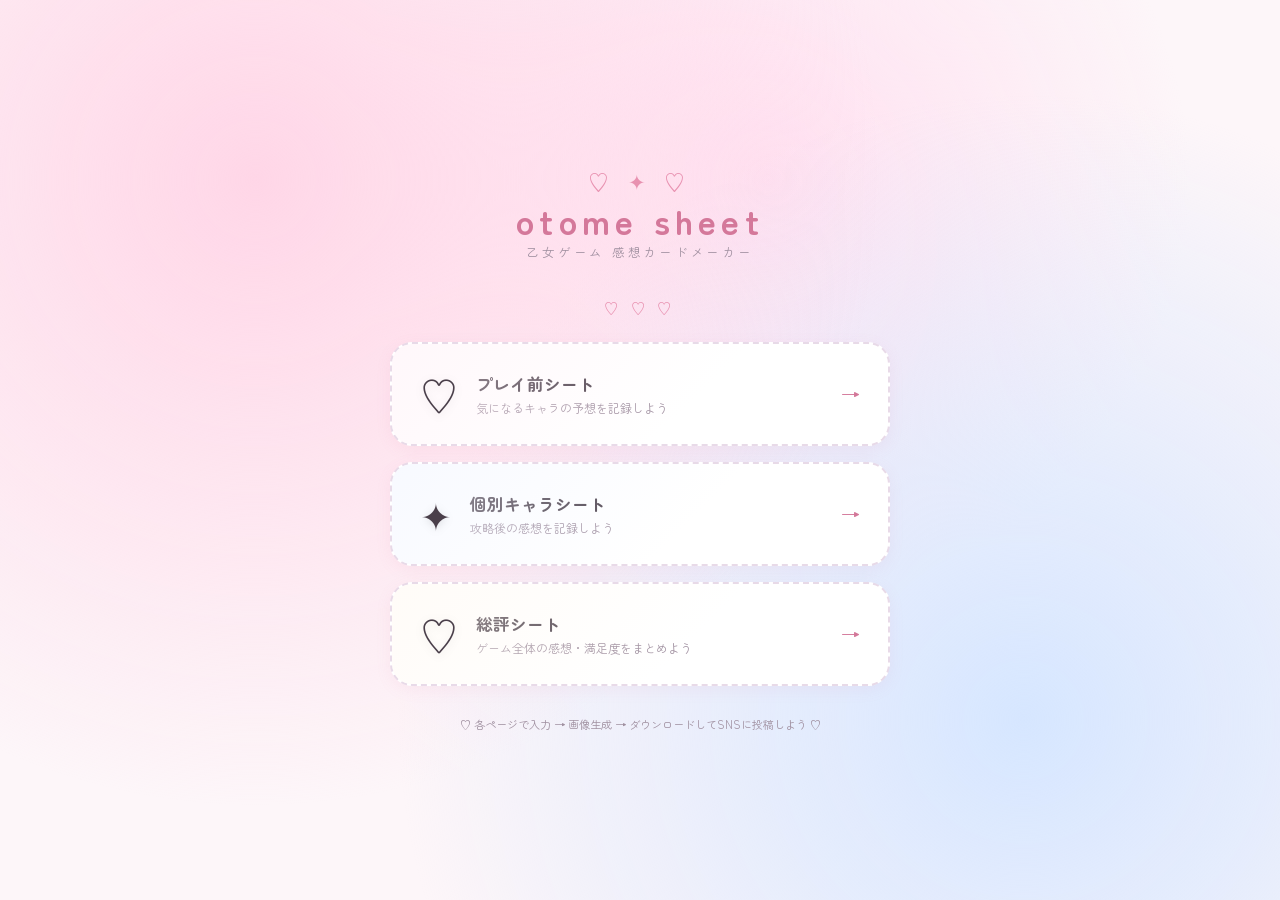
<file: index.html>
<!DOCTYPE html>
<html lang="ja">
<head>
<meta charset="UTF-8">
<meta name="viewport" content="width=device-width, initial-scale=1.0">
<title>otome sheet ✦</title>
<link rel="stylesheet" href="common.css">
<style>
body {
  display: flex;
  flex-direction: column;
  align-items: center;
  justify-content: center;
  min-height: 100vh;
  padding: 40px 20px;
  background: var(--bg);
}

/* 背景装飾 */
body::before {
  content: '';
  position: fixed;
  inset: 0;
  background-image:
    radial-gradient(circle at 20% 20%, #ffd6e7 0%, transparent 50%),
    radial-gradient(circle at 80% 80%, #d6e6ff 0%, transparent 50%),
    radial-gradient(circle at 60% 20%, #ffe0f0 0%, transparent 40%);
  z-index: 0;
  pointer-events: none;
}

.container {
  position: relative;
  z-index: 1;
  text-align: center;
  max-width: 500px;
  width: 100%;
}

.logo-wrap {
  margin-bottom: 36px;
}

.logo {
  font-size: 2.2rem;
  font-weight: 700;
  color: var(--accent);
  letter-spacing: 0.15em;
  line-height: 1;
}

.logo-sub {
  font-size: 0.78rem;
  color: var(--muted);
  letter-spacing: 0.3em;
  margin-top: 6px;
}

.logo-deco {
  font-size: 1.3rem;
  margin-bottom: 6px;
  color: var(--heart);
  letter-spacing: 0.3em;
}

/* カード3枚 */
.menu-cards {
  display: flex;
  flex-direction: column;
  gap: 16px;
}

.menu-card {
  background: white;
  border-radius: 22px;
  border: 2.5px dashed var(--line);
  padding: 22px 28px;
  text-decoration: none;
  color: var(--ink);
  display: flex;
  align-items: center;
  gap: 18px;
  transition: transform 0.18s, box-shadow 0.18s, border-color 0.18s;
  box-shadow: 0 4px 16px rgba(212,120,154,0.08);
  text-align: left;
  position: relative;
  overflow: hidden;
}

.menu-card::before {
  content: '';
  position: absolute;
  inset: 0;
  background: linear-gradient(135deg, var(--card-tint) 0%, transparent 60%);
  opacity: 0.5;
  pointer-events: none;
}

.menu-card:hover {
  transform: translateY(-3px) scale(1.01);
  box-shadow: 0 8px 28px rgba(212,120,154,0.18);
  border-color: var(--accent);
}

.menu-card .icon {
  font-size: 2.4rem;
  flex-shrink: 0;
  filter: drop-shadow(0 2px 4px rgba(0,0,0,0.1));
}

.menu-card .text h2 {
  font-size: 1.05rem;
  font-weight: 700;
  color: var(--ink);
  margin-bottom: 3px;
}

.menu-card .text p {
  font-size: 0.75rem;
  color: var(--muted);
  line-height: 1.5;
}

.menu-card .arrow {
  margin-left: auto;
  font-size: 1.2rem;
  color: var(--accent);
  flex-shrink: 0;
}

.card-before { --card-tint: #fff0f6; }
.card-chara  { --card-tint: #f0f4ff; }
.card-review { --card-tint: #fff8f0; }

.footer-note {
  margin-top: 28px;
  font-size: 0.7rem;
  color: var(--muted);
  line-height: 1.8;
}

.hearts-deco {
  font-size: 0.9rem;
  color: var(--heart);
  letter-spacing: 0.3em;
  margin-bottom: 24px;
  animation: float 3s ease-in-out infinite;
}

@keyframes float {
  0%, 100% { transform: translateY(0); }
  50% { transform: translateY(-5px); }
}
</style>
</head>
<body>
<div class="container">
  <div class="logo-wrap">
    <div class="logo-deco">♡ ✦ ♡</div>
    <div class="logo">otome sheet</div>
    <div class="logo-sub">乙女ゲーム 感想カードメーカー</div>
  </div>

  <div class="hearts-deco">♡ ♡ ♡</div>

  <div class="menu-cards">
    <a href="01_before.html" class="menu-card card-before">
      <span class="icon">♡</span>
      <div class="text">
        <h2>プレイ前シート</h2>
        <p>気になるキャラの予想を記録しよう</p>
      </div>
      <span class="arrow">→</span>
    </a>

    <a href="02_chara.html" class="menu-card card-chara">
      <span class="icon">✦</span>
      <div class="text">
        <h2>個別キャラシート</h2>
        <p>攻略後の感想を記録しよう</p>
      </div>
      <span class="arrow">→</span>
    </a>

    <a href="03_review.html" class="menu-card card-review">
      <span class="icon">♡</span>
      <div class="text">
        <h2>総評シート</h2>
        <p>ゲーム全体の感想・満足度をまとめよう</p>
      </div>
      <span class="arrow">→</span>
    </a>
  </div>

  <p class="footer-note">
    ♡ 各ページで入力 → 画像生成 → ダウンロードしてSNSに投稿しよう ♡
  </p>
</div>
</body>
</html>
</file>
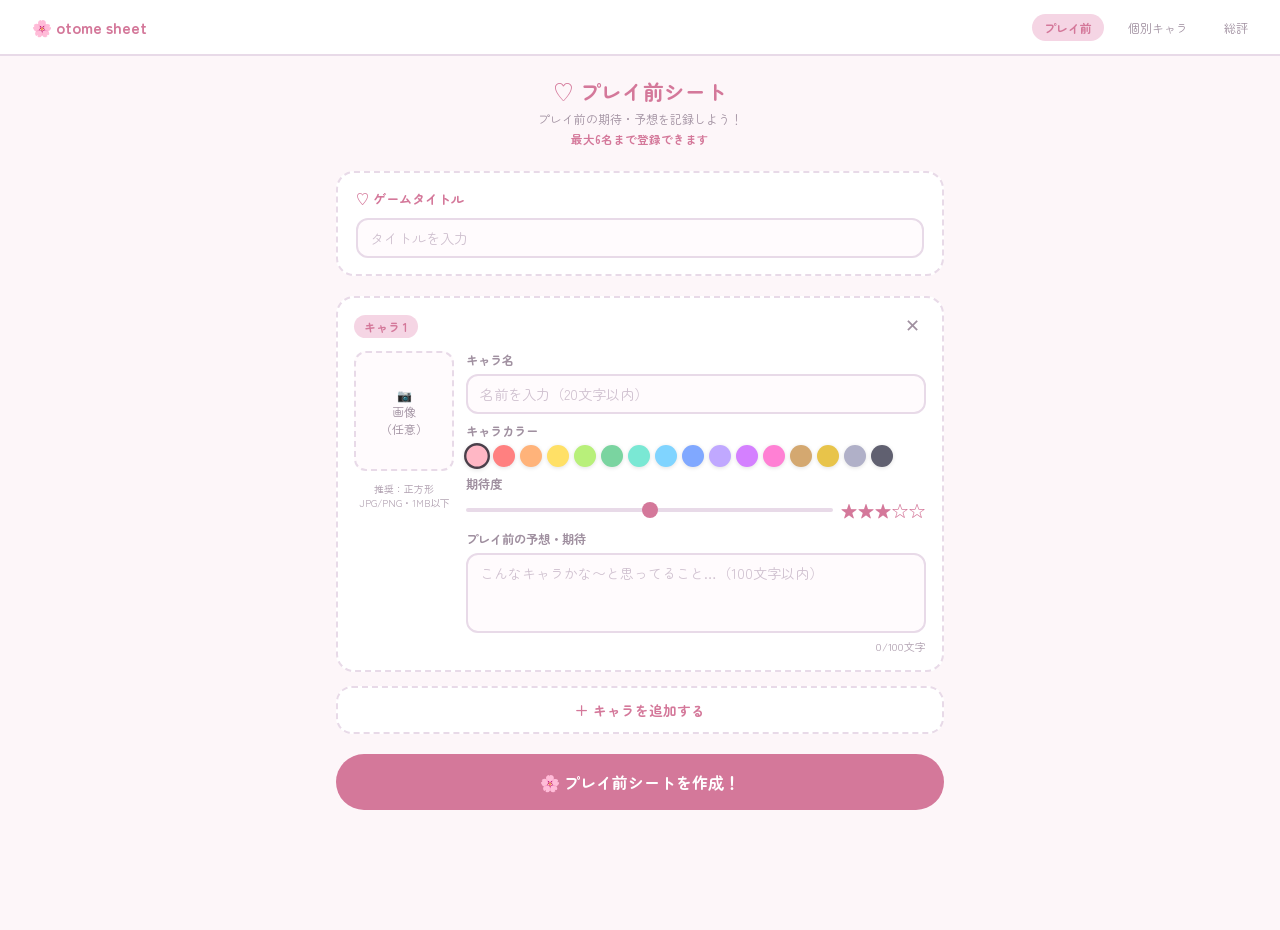
<file: 01_before.html>
<!DOCTYPE html>
<html lang="ja">
<head>
<meta charset="UTF-8">
<meta name="viewport" content="width=device-width, initial-scale=1.0">
<title>プレイ前シート | otome sheet</title>
<link rel="stylesheet" href="common.css">
<style>
body { padding-bottom: 80px; }
.page-wrap { max-width: 640px; margin: 0 auto; padding: 20px 16px; }

.page-header {
  text-align: center;
  margin-bottom: 24px;
}
.page-header h1 { font-size: 1.3rem; font-weight: 700; color: var(--accent); }
.page-header p { font-size: 0.75rem; color: var(--muted); margin-top: 4px; }

/* ゲームタイトル */
.game-title-section { margin-bottom: 20px; }

/* キャラ追加 */
.add-chara-btn {
  width: 100%;
  padding: 12px;
  border: 2.5px dashed var(--line);
  border-radius: 16px;
  background: white;
  color: var(--accent);
  font-family: var(--font);
  font-size: 0.85rem;
  font-weight: 700;
  cursor: pointer;
  transition: all 0.15s;
  margin-bottom: 16px;
}
.add-chara-btn:hover { border-color: var(--accent); background: var(--accent-light); }

/* キャラカード */
.chara-card {
  background: white;
  border: 2.5px dashed var(--line);
  border-radius: 18px;
  padding: 16px;
  margin-bottom: 14px;
  position: relative;
}

.chara-card-header {
  display: flex;
  align-items: center;
  gap: 10px;
  margin-bottom: 12px;
}

.chara-num {
  background: var(--accent-light);
  color: var(--accent);
  font-size: 0.75rem;
  font-weight: 700;
  padding: 3px 10px;
  border-radius: 20px;
}

.remove-btn {
  margin-left: auto;
  background: none;
  border: none;
  font-size: 1.1rem;
  cursor: pointer;
  color: var(--muted);
  padding: 2px 6px;
  border-radius: 6px;
  transition: color 0.15s;
}
.remove-btn:hover { color: #e05050; }

.chara-body {
  display: grid;
  grid-template-columns: 100px 1fr;
  gap: 12px;
}

.chara-img-col { display: flex; flex-direction: column; gap: 8px; }

.upload-area {
  width: 100px;
  height: 120px;
  border-radius: 12px;
}

.chara-info-col { display: flex; flex-direction: column; gap: 8px; }

/* カラーパレット小さめ */
.color-palette-sm {
  display: flex;
  flex-wrap: wrap;
  gap: 5px;
}
.color-dot-sm {
  width: 22px;
  height: 22px;
  border-radius: 50%;
  cursor: pointer;
  border: 2px solid transparent;
  transition: transform 0.12s;
  box-shadow: 0 1px 4px rgba(0,0,0,0.12);
}
.color-dot-sm:hover { transform: scale(1.15); }
.color-dot-sm.active { border-color: var(--ink); transform: scale(1.18); }

/* プレビューエリア */
.preview-section {
  margin-top: 24px;
  text-align: center;
}

.gen-btn-wrap {
  margin: 20px 0;
}

/* 文字数カウント */
.char-count {
  text-align: right;
  font-size: 0.68rem;
  color: #b0a0b0;
  margin-top: 3px;
}

#preview-canvas { display: none; }

.preview-img {
  max-width: 100%;
  border-radius: 14px;
  box-shadow: 0 4px 20px rgba(0,0,0,0.12);
  border: 2px solid var(--line);
  display: none;
}

.dl-btn-wrap { margin-top: 14px; display: none; }
</style>
</head>
<body>

<nav class="top-nav">
  <a href="index.html" class="logo">🌸 otome sheet</a>
  <a href="01_before.html" class="current">プレイ前</a>
  <a href="02_chara.html">個別キャラ</a>
  <a href="03_review.html">総評</a>
</nav>

<div class="page-wrap">
  <div class="page-header">
    <h1>♡ プレイ前シート</h1>
    <p>プレイ前の期待・予想を記録しよう！</p>
    <p style="font-size:0.72rem;color:var(--accent);margin-top:4px;font-weight:600;">最大6名まで登録できます</p>
  </div>

  <!-- ゲームタイトル -->
  <div class="card game-title-section">
    <div class="card-title">♡ ゲームタイトル</div>
    <input type="text" id="game-title" placeholder="タイトルを入力">
  </div>

  <!-- キャラリスト -->
  <div id="chara-list"></div>

  <button class="add-chara-btn" onclick="addChara()">＋ キャラを追加する</button>

  <!-- 生成ボタン -->
  <div class="gen-btn-wrap">
    <button class="btn btn-primary" style="width:100%; padding:16px; font-size:1rem;" onclick="generate()">
      🌸 プレイ前シートを作成！
    </button>
  </div>

  <!-- プレビュー -->
  <canvas id="preview-canvas" width="900" height="1200"></canvas>
  <img id="preview-img" class="preview-img">
  <div class="dl-btn-wrap" id="dl-wrap">
    <button class="btn btn-primary" style="width:100%;" onclick="download()">⬇️ ダウンロード</button>
  </div>
</div>

<script>
function countChars(el, counterId) {
  document.getElementById(counterId).textContent = el.value.length;
}

const COLORS = [
  { name:'pink',    gc:'#ffb7c5', gcs:'#ff85a2', gbg:'#fff0f4' },
  { name:'red',     gc:'#ff8080', gcs:'#e63c3c', gbg:'#fff0f0' },
  { name:'orange',  gc:'#ffb37a', gcs:'#f07830', gbg:'#fff5ee' },
  { name:'yellow',  gc:'#ffe066', gcs:'#e6c000', gbg:'#fffbee' },
  { name:'lime',    gc:'#b8f07a', gcs:'#70c020', gbg:'#f5ffee' },
  { name:'green',   gc:'#7ad4a0', gcs:'#30a060', gbg:'#eefff4' },
  { name:'mint',    gc:'#7ae8d4', gcs:'#20b090', gbg:'#eefffa' },
  { name:'sky',     gc:'#80d4ff', gcs:'#30a0e0', gbg:'#eef8ff' },
  { name:'blue',    gc:'#80a8ff', gcs:'#3060e0', gbg:'#eef2ff' },
  { name:'lavender',gc:'#c0a8ff', gcs:'#7050e0', gbg:'#f4f0ff' },
  { name:'purple',  gc:'#d480ff', gcs:'#9030d0', gbg:'#f9eeff' },
  { name:'magenta', gc:'#ff80d4', gcs:'#d030a0', gbg:'#ffeeff' },
  { name:'brown',   gc:'#d4a870', gcs:'#a07030', gbg:'#fdf5ec' },
  { name:'gold',    gc:'#e8c44a', gcs:'#c09010', gbg:'#fffbea' },
  { name:'gray',    gc:'#b0b0c8', gcs:'#707090', gbg:'#f4f4f8' },
  { name:'black',   gc:'#606070', gcs:'#202030', gbg:'#f0f0f4' },
];

let charaCount = 0;
let charas = []; // {id, name, imgData, color, yosou, kitai}

function addChara() {
  if (charas.length >= 6) { alert('キャラは最大6名までです！'); return; }
  charaCount++;
  const id = charaCount;
  charas.push({ id, name:'', imgData:null, color: COLORS[0], yosou:'', kitai: 3 });
  renderCharas();
}

function removeChara(id) {
  charas = charas.filter(c => c.id !== id);
  renderCharas();
}

function renderCharas() {
  const list = document.getElementById('chara-list');
  list.innerHTML = '';
  charas.forEach((c, i) => {
    const div = document.createElement('div');
    div.className = 'chara-card';
    div.innerHTML = `
      <div class="chara-card-header">
        <span class="chara-num">キャラ ${i+1}</span>
        <button class="remove-btn" onclick="removeChara(${c.id})">✕</button>
      </div>
      <div class="chara-body">
        <div class="chara-img-col">
          <div class="upload-area" id="upload-${c.id}" onclick="triggerUpload(${c.id})">
            ${c.imgData ? `<img src="${c.imgData}" alt="">` : `<div class="upload-placeholder">📷<br>画像<br>（任意）</div>`}
            <input type="file" id="file-${c.id}" accept="image/*" onchange="handleImg(${c.id}, this)">
          </div>
          <p style="font-size:0.62rem;color:#b0a0b0;text-align:center;margin-top:3px;line-height:1.4;">推奨：正方形<br>JPG/PNG・1MB以下</p>
          ${c.imgData ? `<button class="btn btn-outline btn-sm" style="font-size:0.65rem;padding:4px 8px;" onclick="clearImg(${c.id})">✕ 削除</button>` : ''}
        </div>
        <div class="chara-info-col">
          <div>
            <label>キャラ名</label>
            <input type="text" value="${c.name}" maxlength="20" placeholder="名前を入力（20文字以内）" oninput="updateChara(${c.id},'name',this.value)">
          </div>
          <div>
            <label>キャラカラー</label>
            <div class="color-palette-sm" id="palette-${c.id}">
              ${COLORS.map(col => `
                <div class="color-dot-sm ${col.name === c.color.name ? 'active' : ''}"
                  style="background:${col.gc};"
                  onclick="setColor(${c.id},'${col.name}')"></div>
              `).join('')}
            </div>
          </div>
          <div>
            <label>期待度</label>
            <div style="display:flex;align-items:center;gap:8px;">
              <input type="range" min="1" max="5" value="${c.kitai}" style="flex:1;" oninput="updateChara(${c.id},'kitai',parseInt(this.value));document.getElementById('kitai-disp-${c.id}').textContent='★'.repeat(parseInt(this.value))+'☆'.repeat(5-parseInt(this.value))">
              <span id="kitai-disp-${c.id}" style="font-size:1rem;letter-spacing:1px;color:var(--accent);">${'★'.repeat(c.kitai)}${'☆'.repeat(5-c.kitai)}</span>
            </div>
          </div>
          <div>
            <label>プレイ前の予想・期待</label>
            <textarea rows="3" maxlength="100" placeholder="こんなキャラかな〜と思ってること…（100文字以内）" oninput="updateChara(${c.id},'yosou',this.value);document.getElementById('yosou-cnt-${c.id}').textContent=this.value.length">${c.yosou}</textarea>
            <div style="text-align:right;font-size:0.68rem;color:#b0a0b0;"><span id="yosou-cnt-${c.id}">${c.yosou.length}</span>/100文字</div>
          </div>
        </div>
      </div>
    `;
    list.appendChild(div);
  });
  // 6名になったらボタンを非表示
  document.querySelector('.add-chara-btn').style.display = charas.length >= 6 ? 'none' : 'block';
}

function updateChara(id, key, val) {
  const c = charas.find(x => x.id === id);
  if (c) c[key] = val;
}

function setColor(id, colorName) {
  const c = charas.find(x => x.id === id);
  if (c) {
    c.color = COLORS.find(col => col.name === colorName);
    renderCharas();
  }
}

function triggerUpload(id) {
  document.getElementById(`file-${id}`).click();
}

function handleImg(id, input) {
  const file = input.files[0];
  if (!file) return;
  const reader = new FileReader();
  reader.onload = e => {
    const c = charas.find(x => x.id === id);
    if (c) { c.imgData = e.target.result; renderCharas(); }
  };
  reader.readAsDataURL(file);
}

function clearImg(id) {
  const c = charas.find(x => x.id === id);
  if (c) { c.imgData = null; renderCharas(); }
}

// ─── 画像生成 ───
function generate() {
  // 必須チェック
  const titleVal = document.getElementById('game-title').value.trim();
  if (!titleVal) { alert('ゲームタイトルを入力してください！'); return; }
  const emptyName = charas.find(c => !c.name.trim());
  if (charas.length > 0 && emptyName) { alert('全てのキャラ名を入力してください！'); return; }

  const canvas = document.getElementById('preview-canvas');
  const newCanvas = document.createElement('canvas');
  newCanvas.id = 'preview-canvas';
  newCanvas.width = 900;
  newCanvas.height = 1200;
  newCanvas.style.display = 'none';
  canvas.parentNode.replaceChild(newCanvas, canvas);
  const ctx = newCanvas.getContext('2d', { willReadFrequently: true });
  const W = 900, H = 1200;

  const title = titleVal;

  ctx.clearRect(0, 0, W, H);

  // 背景
  ctx.fillStyle = '#fffbfd';
  ctx.fillRect(0, 0, W, H);

  // 薄い格子
  ctx.strokeStyle = '#f0dde8';
  ctx.lineWidth = 1;
  for (let x = 0; x <= W; x += 40) { ctx.beginPath(); ctx.moveTo(x,0); ctx.lineTo(x,H); ctx.stroke(); }
  for (let y = 0; y <= H; y += 40) { ctx.beginPath(); ctx.moveTo(0,y); ctx.lineTo(W,y); ctx.stroke(); }

  // 外枠
  drawDashRect(ctx, 18, 18, W-36, H-36, '#e8c0d0', 3, 10);

  // ヘッダー
  ctx.textAlign = 'center';
  ctx.fillStyle = '#d4789a';
  ctx.font = 'bold 20px "Zen Maru Gothic"';
  ctx.fillText('♡ プレイ前シート', W/2, 52);

  ctx.font = 'bold 36px "Zen Maru Gothic"';
  ctx.fillStyle = '#3a2f3a';
  ctx.fillText(title, W/2, 94);

  // 区切り線
  ctx.strokeStyle = '#f0c0d8';
  ctx.lineWidth = 1.5;
  ctx.setLineDash([6, 4]);
  ctx.beginPath(); ctx.moveTo(60, 112); ctx.lineTo(W-60, 112); ctx.stroke();
  ctx.setLineDash([]);

  // キャラカード配置（縦向き：2列×最大3行）
  if (charas.length === 0) {
    ctx.fillStyle = '#c0a0b8';
    ctx.font = '18px "Zen Maru Gothic"';
    ctx.fillText('キャラを追加してから生成してね ♡', W/2, H/2);
  } else {
    const cols = Math.min(charas.length, 2); // 2列固定
    const rows = Math.ceil(charas.length / 2);
    const pad = 36;
    const gap = 12;
    const cardW = (W - pad*2 - gap*(cols-1)) / cols;
    const cardH = Math.min(320, (H - 140 - gap*(rows-1)) / rows);
    const startX = pad;
    const startY = 128;

    const promises = charas.map((c, i) => {
      return new Promise(resolve => {
        const col = i % cols;
        const row = Math.floor(i / cols);
        const cx = startX + col * (cardW + gap);
        const cy = startY + row * (cardH + gap);
        drawCharaCard(ctx, c, cx, cy, cardW, cardH, resolve);
      });
    });

    Promise.all(promises).then(() => {
      ctx.textAlign = 'center';
      ctx.font = '13px "Zen Maru Gothic"';
      ctx.fillStyle = '#e0b0c8';
      ctx.fillText('♡ otome sheet ♡', W/2, H - 20);
      showResult();
    });
    return;
  }

  ctx.textAlign = 'center';
  ctx.font = '13px "Zen Maru Gothic"';
  ctx.fillStyle = '#e0b0c8';
  ctx.fillText('♡ otome sheet ♡', W/2, H - 20);
  showResult();
}

function drawCharaCard(ctx, c, x, y, w, h, done) {
  const col = c.color;

  // カード背景
  ctx.fillStyle = col.gbg;
  roundRect(ctx, x, y, w, h, 14);
  ctx.fill();

  // 格子
  ctx.save();
  ctx.beginPath();
  roundRect(ctx, x, y, w, h, 14);
  ctx.clip();
  ctx.strokeStyle = col.gc + '60';
  ctx.lineWidth = 1;
  for (let gx = x; gx <= x+w; gx += 20) { ctx.beginPath(); ctx.moveTo(gx,y); ctx.lineTo(gx,y+h); ctx.stroke(); }
  for (let gy = y; gy <= y+h; gy += 20) { ctx.beginPath(); ctx.moveTo(x,gy); ctx.lineTo(x+w,gy); ctx.stroke(); }
  ctx.restore();

  // カード枠
  ctx.strokeStyle = col.gcs;
  ctx.lineWidth = 2;
  ctx.setLineDash([6, 4]);
  roundRect(ctx, x, y, w, h, 14);
  ctx.stroke();
  ctx.setLineDash([]);

  // 左：画像エリア（正方形、カード高さに合わせる）
  const pad = 10;
  const imgSize = h - pad * 2;
  const imgX = x + pad, imgY = y + pad;

  // 右：テキストエリア
  const textX = imgX + imgSize + 14;
  const textW = x + w - textX - pad;
  const nameFontSize = Math.min(22, textW * 0.18);
  const subFontSize = Math.min(14, textW * 0.12);

  const continueCard = () => {
    let ty = imgY + nameFontSize + 2;

    // キャラ名（右エリア上部、画像とは完全分離）
    ctx.textAlign = 'left';
    ctx.fillStyle = col.gcs;
    ctx.font = `bold ${nameFontSize}px "Zen Maru Gothic"`;
    ctx.fillText(c.name || '—', textX, ty);
    ty += nameFontSize + 6;

    // 期待度☆
    const kitai = c.kitai || 3;
    const stars = '★'.repeat(kitai) + '☆'.repeat(5 - kitai);
    ctx.font = `${Math.min(18, textW * 0.15)}px "Zen Maru Gothic"`;
    ctx.fillStyle = '#f7c948';
    ctx.fillText(stars, textX, ty);
    ty += Math.min(18, textW * 0.15) + 10;

    // 予想テキスト
    if (c.yosou) {
      ctx.fillStyle = '#5a4a5a';
      ctx.font = `${subFontSize}px "Zen Maru Gothic"`;
      const lines = wrapText(ctx, c.yosou, textW);
      lines.forEach((line) => {
        if (ty < y + h - 6) {
          ctx.fillText(line, textX, ty);
          ty += subFontSize + 4;
        }
      });
    }
    done();
  };

  if (c.imgData) {
    const img = new Image();
    img.crossOrigin = 'anonymous';
    img.onload = () => {
      ctx.save();
      ctx.beginPath();
      roundRect(ctx, imgX, imgY, imgSize, imgSize, 10);
      ctx.clip();
      const scale = Math.max(imgSize/img.width, imgSize/img.height);
      const dw = img.width * scale, dh = img.height * scale;
      ctx.drawImage(img, imgX+(imgSize-dw)/2, imgY+(imgSize-dh)/2, dw, dh);
      ctx.restore();
      continueCard();
    };
    img.onerror = () => {
      ctx.fillStyle = col.gc + '80';
      ctx.save(); roundRect(ctx, imgX, imgY, imgSize, imgSize, 10); ctx.fill(); ctx.restore();
      ctx.textAlign = 'center';
      ctx.fillStyle = col.gcs;
      ctx.font = `bold ${Math.min(20, imgSize * 0.22)}px "Zen Maru Gothic"`;
      ctx.fillText(c.name || '？', imgX + imgSize/2, imgY + imgSize/2 + 7);
      continueCard();
    };
    img.src = c.imgData;
  } else {
    ctx.fillStyle = col.gc + '80';
    ctx.save(); roundRect(ctx, imgX, imgY, imgSize, imgSize, 10); ctx.fill(); ctx.restore();
    ctx.textAlign = 'center';
    ctx.fillStyle = col.gcs;
    ctx.font = `bold ${Math.min(20, imgSize * 0.22)}px "Zen Maru Gothic"`;
    ctx.fillText(c.name || '？', imgX + imgSize/2, imgY + imgSize/2 + 7);
    continueCard();
  }
}

function showResult() {
  const canvas = document.getElementById('preview-canvas');
  const img = document.getElementById('preview-img');
  try {
    img.src = canvas.toDataURL('image/png');
  } catch(e) {
    alert('画像の生成に失敗しました。ブラウザの設定を確認してください。');
    return;
  }
  img.style.display = 'block';
  document.getElementById('dl-wrap').style.display = 'block';
  img.scrollIntoView({ behavior:'smooth', block:'center' });
}

function download() {
  const canvas = document.getElementById('preview-canvas');
  const a = document.createElement('a');
  const title = document.getElementById('game-title').value || 'before';
  const d = new Date();
  a.download = `otome_before_${d.getFullYear()}${String(d.getMonth()+1).padStart(2,'0')}${String(d.getDate()).padStart(2,'0')}.png`;
  a.href = canvas.toDataURL('image/png');
  a.click();
}

function roundRect(ctx, x, y, w, h, r) {
  ctx.beginPath();
  ctx.moveTo(x+r, y);
  ctx.lineTo(x+w-r, y);
  ctx.quadraticCurveTo(x+w, y, x+w, y+r);
  ctx.lineTo(x+w, y+h-r);
  ctx.quadraticCurveTo(x+w, y+h, x+w-r, y+h);
  ctx.lineTo(x+r, y+h);
  ctx.quadraticCurveTo(x, y+h, x, y+h-r);
  ctx.lineTo(x, y+r);
  ctx.quadraticCurveTo(x, y, x+r, y);
  ctx.closePath();
}

function drawDashRect(ctx, x, y, w, h, color, lw, dash) {
  ctx.strokeStyle = color;
  ctx.lineWidth = lw;
  ctx.setLineDash([dash, dash/2]);
  roundRect(ctx, x, y, w, h, 20);
  ctx.stroke();
  ctx.setLineDash([]);
}

function wrapText(ctx, text, maxW) {
  const lines = [];
  let cur = '';
  for (const ch of text) {
    if (ch === '\n') { lines.push(cur); cur = ''; continue; }
    if (ctx.measureText(cur + ch).width > maxW) { lines.push(cur); cur = ch; }
    else cur += ch;
  }
  if (cur) lines.push(cur);
  return lines;
}

// 初期キャラ1枚
addChara();
</script>
</body>
</html>
</file>
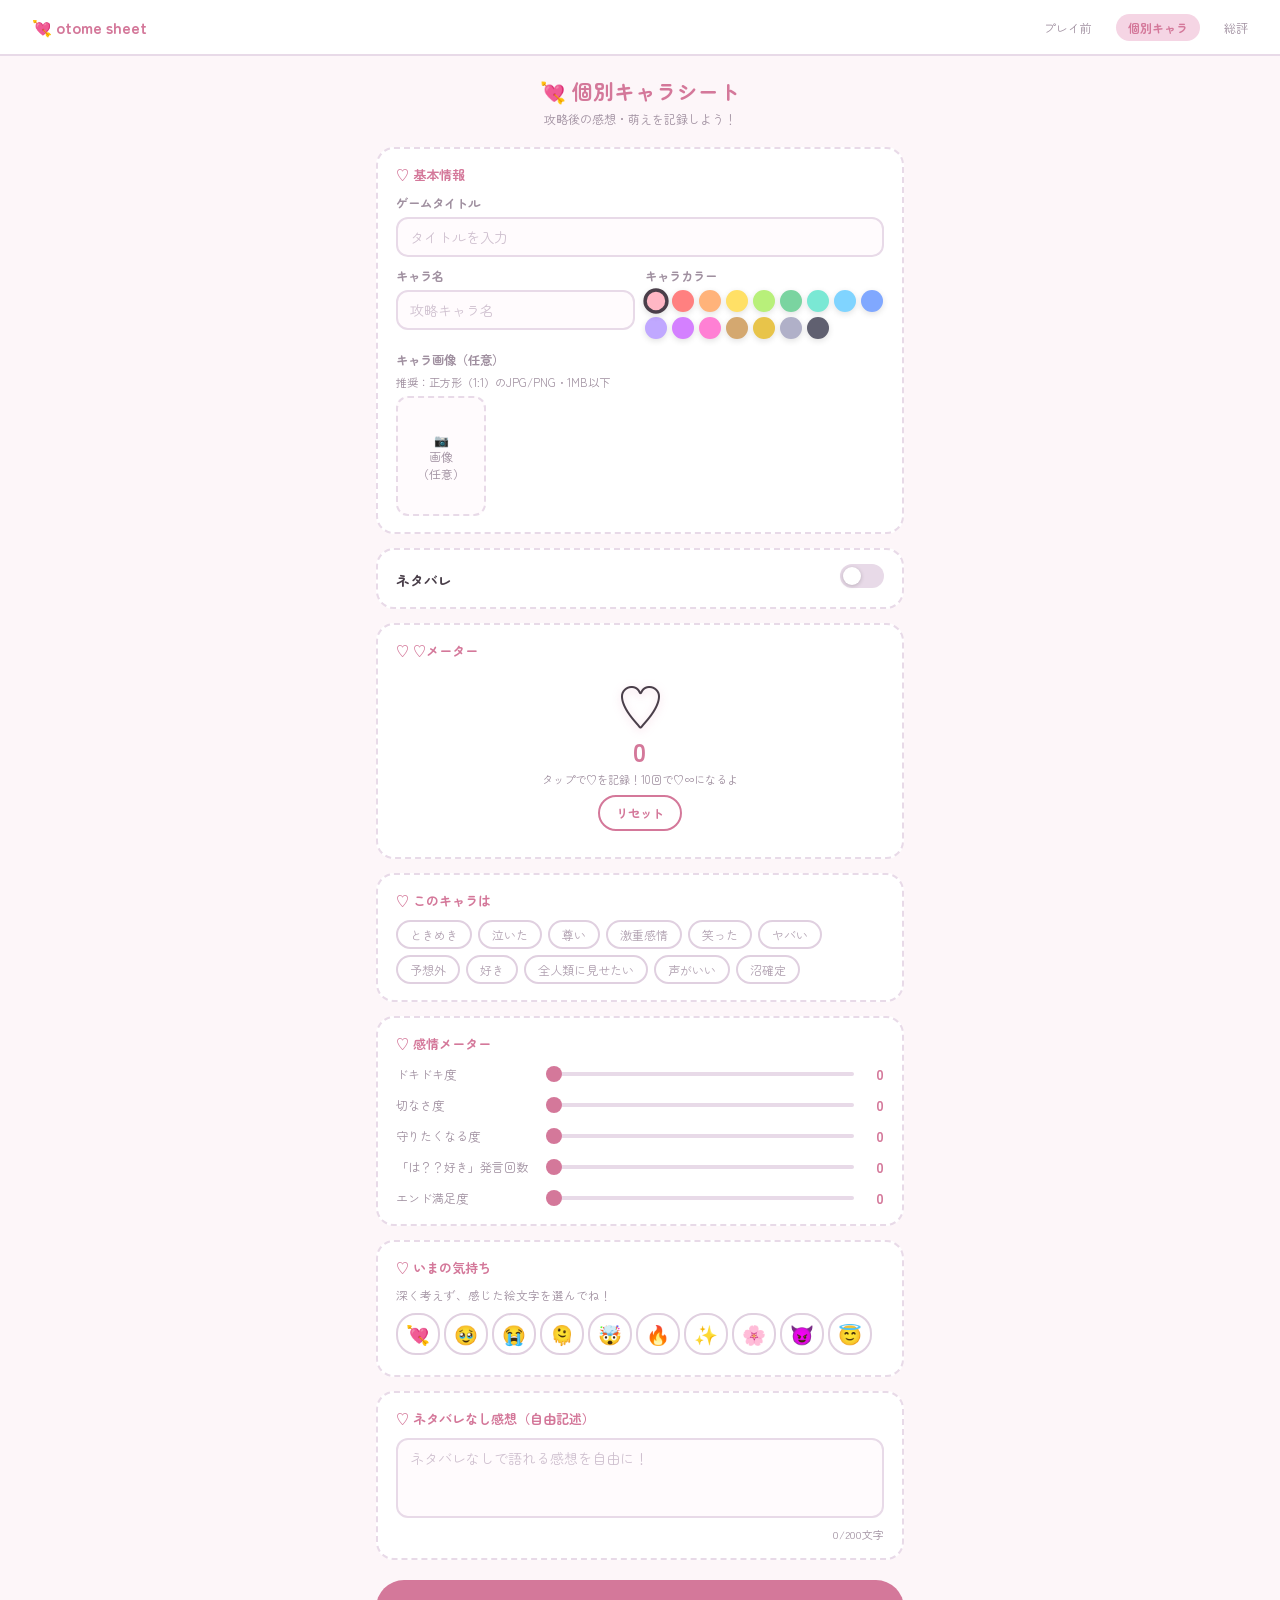
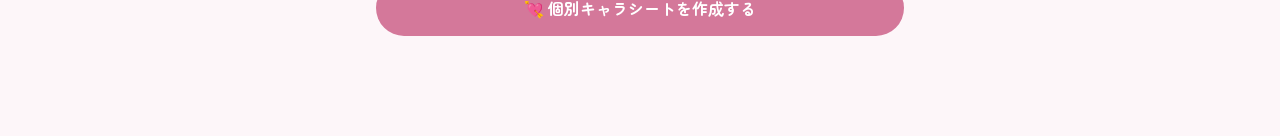
<file: 02_chara.html>
<!DOCTYPE html>
<html lang="ja">
<head>
<meta charset="UTF-8">
<meta name="viewport" content="width=device-width, initial-scale=1.0">
<title>個別キャラシート | otome sheet</title>
<link rel="stylesheet" href="common.css">
<style>
body { padding-bottom: 80px; }
.page-wrap { max-width: 560px; margin: 0 auto; padding: 20px 16px; }
.page-header { text-align: center; margin-bottom: 20px; }
.page-header h1 { font-size: 1.3rem; font-weight: 700; color: var(--accent); }
.page-header p { font-size: 0.75rem; color: var(--muted); margin-top: 4px; }

.card { margin-bottom: 14px; }

/* ネタバレトグル */
.spoiler-toggle-wrap {
  display: flex;
  align-items: center;
  justify-content: space-between;
  background: white;
  border: 2.5px dashed var(--line);
  border-radius: 18px;
  padding: 14px 18px;
  margin-bottom: 14px;
}
.spoiler-label-txt { font-size: 0.85rem; font-weight: 700; }
.spoiler-badge-sm {
  display: inline-block;
  background: #ff3c3c;
  color: white;
  font-size: 0.7rem;
  font-weight: 700;
  padding: 2px 10px;
  border-radius: 12px;
  margin-left: 8px;
}

/* 萌えボタン */
.moe-wrap {
  text-align: center;
  padding: 10px 0;
}
.moe-btn {
  font-size: 3rem;
  cursor: pointer;
  user-select: none;
  display: inline-block;
  transition: transform 0.1s;
  filter: drop-shadow(0 2px 4px rgba(220,100,150,0.3));
}
.moe-btn:hover { transform: scale(1.1); }
.moe-btn:active { transform: scale(0.88); }
.moe-count {
  font-size: 1.6rem;
  font-weight: 700;
  color: var(--accent);
  margin-top: 2px;
  letter-spacing: 0.05em;
  min-height: 1.8rem;
}
.moe-hint { font-size: 0.7rem; color: var(--muted); margin-top: 2px; }

/* ネタバレなし限定セクション */
.section-neta-nashi { }
/* ネタバレあり追加セクション */
.section-neta-ari { display: none; }

/* 点線区切り */
.divider {
  border: none;
  border-top: 2px dashed var(--line);
  margin: 14px 0;
}

/* プレビュー */
#preview-canvas { display: none; }
.preview-img { max-width: 100%; border-radius: 14px; box-shadow: 0 4px 20px rgba(0,0,0,0.12); border: 2px solid var(--line); display: none; margin-top: 16px; }
.dl-btn-wrap { margin-top: 14px; display: none; }

/* 任意バッジ */
.optional-badge {
  display: inline-block;
  font-size: 0.65rem;
  color: var(--muted);
  border: 1px solid var(--line);
  border-radius: 8px;
  padding: 1px 6px;
  margin-left: 6px;
  vertical-align: middle;
}

/* 文字数カウント */
.char-count {
  text-align: right;
  font-size: 0.68rem;
  color: var(--muted);
  margin-top: 3px;
}

/* タグ選択状態を明確に上書き */
#tags .tag, #emojis .tag {
  background: white;
  color: #b0a0b0;
  border-color: #e0d0e0;
}
#tags .tag.active, #emojis .tag.active {
  background: var(--accent);
  color: white;
  border-color: var(--accent);
  font-weight: 700;
  box-shadow: 0 2px 8px rgba(212,120,154,0.4);
}
#tags .tag:hover, #emojis .tag:hover {
  border-color: var(--accent);
  color: var(--accent);
  background: var(--accent-light);
}
</style>
</head>
<body>

<nav class="top-nav">
  <a href="index.html" class="logo">💘 otome sheet</a>
  <a href="01_before.html">プレイ前</a>
  <a href="02_chara.html" class="current">個別キャラ</a>
  <a href="03_review.html">総評</a>
</nav>

<div class="page-wrap">
  <div class="page-header">
    <h1>💘 個別キャラシート</h1>
    <p>攻略後の感想・萌えを記録しよう！</p>
  </div>

  <!-- ゲームタイトル -->
  <div class="card">
    <div class="card-title">♡ 基本情報</div>
    <div style="margin-bottom:10px">
      <label>ゲームタイトル</label>
      <input type="text" id="game-title" placeholder="タイトルを入力">
    </div>
    <div style="display:grid;grid-template-columns:1fr 1fr;gap:10px;margin-bottom:12px;">
      <div>
        <label>キャラ名</label>
        <input type="text" id="chara-name" placeholder="攻略キャラ名">
      </div>
      <div>
        <label>キャラカラー</label>
        <div class="color-palette" id="color-palette" style="margin-top:4px;display:flex;flex-wrap:wrap;gap:5px;"></div>
      </div>
    </div>
    <!-- 画像アップロード -->
    <label>キャラ画像（任意）</label>
    <p style="font-size:0.7rem;color:var(--muted);margin:3px 0 6px;">推奨：正方形（1:1）のJPG/PNG・1MB以下</p>
    <div style="display:flex;align-items:flex-start;gap:12px;margin-top:4px;">
      <div class="upload-area" id="chara-upload" style="width:90px;height:120px;border-radius:12px;" onclick="document.getElementById('chara-file').click()">
        <div class="upload-placeholder" id="upload-placeholder">📷<br>画像<br>（任意）</div>
        <img id="chara-preview-img" style="display:none;width:100%;height:100%;object-fit:cover;border-radius:10px;">
        <input type="file" id="chara-file" accept="image/*" onchange="handleCharaImg(this)">
      </div>
      <button class="btn btn-outline btn-sm" id="img-clear-btn" style="display:none;" onclick="clearCharaImg()">✕ 削除</button>
    </div>
  </div>

  <!-- ネタバレ切替 -->
  <div class="spoiler-toggle-wrap">
    <div>
      <span class="spoiler-label-txt">ネタバレ</span>
      <span class="spoiler-badge-sm" id="spoiler-badge" style="display:none;">ネタバレあり</span>
    </div>
    <label class="toggle">
      <input type="checkbox" id="spoiler-toggle" onchange="toggleSpoiler(this.checked)">
      <div class="toggle-track"></div>
      <div class="toggle-thumb"></div>
    </label>
  </div>

  <!-- ♡ボタン（常時表示） -->
  <div class="card">
    <div class="card-title">♡ ♡メーター</div>
    <div class="moe-wrap">
      <div class="moe-btn" onclick="addMoe()">♡</div>
      <div class="moe-count" id="moe-count">0</div>
      <div class="moe-hint">タップで♡を記録！10回で♡∞になるよ</div>
      <button class="btn btn-outline btn-sm" style="margin-top:8px;" onclick="resetMoe()">リセット</button>
    </div>
  </div>

  <!-- タグ（常時表示） -->
  <div class="card">
    <div class="card-title">♡ このキャラは</div>
    <div class="tags" id="tags">
      <span class="tag" data-tag="ときめき">ときめき</span>
      <span class="tag" data-tag="泣いた">泣いた</span>
      <span class="tag" data-tag="尊い">尊い</span>
      <span class="tag" data-tag="激重感情">激重感情</span>
      <span class="tag" data-tag="笑った">笑った</span>
      <span class="tag" data-tag="ヤバい">ヤバい</span>
      <span class="tag" data-tag="予想外">予想外</span>
      <span class="tag" data-tag="好き">好き</span>
      <span class="tag" data-tag="全人類に見せたい">全人類に見せたい</span>
      <span class="tag" data-tag="声がいい">声がいい</span>
      <span class="tag" data-tag="沼確定">沼確定</span>
    </div>
  </div>

  <!-- 感情メーター（常時表示） -->
  <div class="card">
    <div class="card-title">♡ 感情メーター</div>
    <div class="slider-row"><span class="slider-label" style="width:140px;flex-shrink:0;">ドキドキ度</span><input type="range" min="0" max="5" value="0" id="s1" oninput="document.getElementById('v1').textContent=this.value"><span class="slider-val" id="v1">0</span></div>
    <div class="slider-row"><span class="slider-label" style="width:140px;flex-shrink:0;">切なさ度</span><input type="range" min="0" max="5" value="0" id="s2" oninput="document.getElementById('v2').textContent=this.value"><span class="slider-val" id="v2">0</span></div>
    <div class="slider-row"><span class="slider-label" style="width:140px;flex-shrink:0;">守りたくなる度</span><input type="range" min="0" max="5" value="0" id="s3" oninput="document.getElementById('v3').textContent=this.value"><span class="slider-val" id="v3">0</span></div>
    <div class="slider-row"><span class="slider-label" style="width:140px;flex-shrink:0;">「は？？好き」発言回数</span><input type="range" min="0" max="5" value="0" id="s4" oninput="document.getElementById('v4').textContent=this.value"><span class="slider-val" id="v4">0</span></div>
    <div class="slider-row" style="margin-bottom:0"><span class="slider-label" style="width:140px;flex-shrink:0;">エンド満足度</span><input type="range" min="0" max="5" value="0" id="s5" oninput="document.getElementById('v5').textContent=this.value"><span class="slider-val" id="v5">0</span></div>
  </div>

  <!-- 絵文字（常時表示） -->
  <div class="card">
    <div class="card-title">♡ いまの気持ち</div>
    <p style="font-size:0.72rem;color:var(--muted);margin-bottom:10px;">深く考えず、感じた絵文字を選んでね！</p>
    <div id="emojis" style="display:flex;flex-wrap:nowrap;gap:4px;overflow-x:auto;padding-bottom:4px;">
      <span class="tag" data-tag="💘" style="flex-shrink:0;font-size:1.2rem;padding:5px 8px;">💘</span>
      <span class="tag" data-tag="🥹" style="flex-shrink:0;font-size:1.2rem;padding:5px 8px;">🥹</span>
      <span class="tag" data-tag="😭" style="flex-shrink:0;font-size:1.2rem;padding:5px 8px;">😭</span>
      <span class="tag" data-tag="🫠" style="flex-shrink:0;font-size:1.2rem;padding:5px 8px;">🫠</span>
      <span class="tag" data-tag="🤯" style="flex-shrink:0;font-size:1.2rem;padding:5px 8px;">🤯</span>
      <span class="tag" data-tag="🔥" style="flex-shrink:0;font-size:1.2rem;padding:5px 8px;">🔥</span>
      <span class="tag" data-tag="✨" style="flex-shrink:0;font-size:1.2rem;padding:5px 8px;">✨</span>
      <span class="tag" data-tag="🌸" style="flex-shrink:0;font-size:1.2rem;padding:5px 8px;">🌸</span>
      <span class="tag" data-tag="😈" style="flex-shrink:0;font-size:1.2rem;padding:5px 8px;">😈</span>
      <span class="tag" data-tag="😇" style="flex-shrink:0;font-size:1.2rem;padding:5px 8px;">😇</span>
    </div>
  </div>

  <!-- ネタバレなし感想（ネタバレOFF時のみ表示） -->
  <div class="card" id="card-neta-nashi">
    <div class="card-title">♡ ネタバレなし感想（自由記述）</div>
    <textarea id="oshi-point" rows="3" maxlength="200" placeholder="ネタバレなしで語れる感想を自由に！" oninput="countChars(this,'cnt-oshi')"></textarea>
    <div class="char-count"><span id="cnt-oshi">0</span>/200文字</div>
  </div>

  <!-- ネタバレあり追加セクション -->
  <div class="section-neta-ari" id="section-neta-ari">

    <div class="card">
      <div class="card-title">🔒 クリア後の感想</div>
      <textarea id="clear-kansou" rows="4" maxlength="300" placeholder="クリアしてみての感想…ネタバレOKで！" oninput="countChars(this,'cnt-clear')"></textarea>
      <div class="char-count"><span id="cnt-clear">0</span>/300文字</div>
    </div>

    <div class="card">
      <div class="card-title">🔒 推しポイント<span class="optional-badge">任意</span></div>
      <textarea id="oshi-point-neta" rows="3" maxlength="200" placeholder="このキャラの好きなところ、全部書いて！" oninput="countChars(this,'cnt-oshi-neta')"></textarea>
      <div class="char-count"><span id="cnt-oshi-neta">0</span>/200文字</div>
    </div>

    <div class="card">
      <div class="card-title">🔒 好きなシーン・名セリフ<span class="optional-badge">任意</span></div>
      <textarea id="fav-scene" rows="3" maxlength="200" placeholder="忘れられないシーンやセリフを…" oninput="countChars(this,'cnt-fav')"></textarea>
      <div class="char-count"><span id="cnt-fav">0</span>/200文字</div>
    </div>

    <div class="card">
      <div class="card-title">🔒 キャラへの一言<span class="optional-badge">任意</span></div>
      <textarea id="chara-msg" rows="2" maxlength="100" placeholder="推しへのメッセージ…" oninput="countChars(this,'cnt-msg')"></textarea>
      <div class="char-count"><span id="cnt-msg">0</span>/100文字</div>
    </div>

    <div class="card">
      <div class="card-title">🔒 感想（自由記述）</div>
      <textarea id="free-kansou" rows="4" maxlength="300" placeholder="思う存分語って！" oninput="countChars(this,'cnt-free')"></textarea>
      <div class="char-count"><span id="cnt-free">0</span>/300文字</div>
    </div>

  </div>

  <!-- 生成ボタン -->
  <div style="margin-top:20px;">
    <button class="btn btn-primary" style="width:100%;padding:16px;font-size:1rem;" onclick="generate()">
      💘 個別キャラシートを作成する
    </button>
  </div>

  <canvas id="preview-canvas" width="900" height="1200"></canvas>
  <img id="preview-img" class="preview-img">
  <div class="dl-btn-wrap" id="dl-wrap">
    <button class="btn btn-primary" style="width:100%;" onclick="download()">⬇️ ダウンロード</button>
    <p style="font-size:0.7rem;color:var(--muted);text-align:center;margin-top:6px;">📱 スマホの場合は画像を長押し→「写真に保存」で写真アプリに保存できます</p>
  </div>
</div>

<script>
const COLORS = [
  { name:'pink',    gc:'#ffb7c5', gcs:'#ff85a2', gbg:'#fff0f4' },
  { name:'red',     gc:'#ff8080', gcs:'#e63c3c', gbg:'#fff0f0' },
  { name:'orange',  gc:'#ffb37a', gcs:'#f07830', gbg:'#fff5ee' },
  { name:'yellow',  gc:'#ffe066', gcs:'#e6c000', gbg:'#fffbee' },
  { name:'lime',    gc:'#b8f07a', gcs:'#70c020', gbg:'#f5ffee' },
  { name:'green',   gc:'#7ad4a0', gcs:'#30a060', gbg:'#eefff4' },
  { name:'mint',    gc:'#7ae8d4', gcs:'#20b090', gbg:'#eefffa' },
  { name:'sky',     gc:'#80d4ff', gcs:'#30a0e0', gbg:'#eef8ff' },
  { name:'blue',    gc:'#80a8ff', gcs:'#3060e0', gbg:'#eef2ff' },
  { name:'lavender',gc:'#c0a8ff', gcs:'#7050e0', gbg:'#f4f0ff' },
  { name:'purple',  gc:'#d480ff', gcs:'#9030d0', gbg:'#f9eeff' },
  { name:'magenta', gc:'#ff80d4', gcs:'#d030a0', gbg:'#ffeeff' },
  { name:'brown',   gc:'#d4a870', gcs:'#a07030', gbg:'#fdf5ec' },
  { name:'gold',    gc:'#e8c44a', gcs:'#c09010', gbg:'#fffbea' },
  { name:'gray',    gc:'#b0b0c8', gcs:'#707090', gbg:'#f4f4f8' },
  { name:'black',   gc:'#606070', gcs:'#202030', gbg:'#f0f0f4' },
];

let selectedColor = COLORS[0];
let charaImgData = null;
let moeCount = 0;
const MOE_INF = 10;

// カラーパレット描画
const palette = document.getElementById('color-palette');
COLORS.forEach(col => {
  const d = document.createElement('div');
  d.className = 'color-dot' + (col.name === 'pink' ? ' active' : '');
  d.style.background = col.gc;
  d.style.width = '22px';
  d.style.height = '22px';
  d.style.flexShrink = '0';
  d.onclick = () => {
    document.querySelectorAll('#color-palette .color-dot').forEach(x => x.classList.remove('active'));
    d.classList.add('active');
    selectedColor = col;
  };
  palette.appendChild(d);
});

// タグ
document.querySelectorAll('.tag').forEach(t => {
  t.addEventListener('click', () => t.classList.toggle('active'));
});

// 萌えカウント
function addMoe() {
  if (moeCount < MOE_INF) moeCount++;
  updateMoeDisplay();
}
function resetMoe() { moeCount = 0; updateMoeDisplay(); }
function updateMoeDisplay() {
  const el = document.getElementById('moe-count');
  const btn = document.querySelector('.moe-btn');
  if (moeCount >= MOE_INF) {
    el.textContent = '♡∞';
    btn.textContent = '♡';
  } else if (moeCount > 0) {
    el.textContent = '♡'.repeat(moeCount);
    btn.textContent = '♡';
  } else {
    el.textContent = '0';
    btn.textContent = '♡';
  }
}

// ネタバレトグル
function toggleSpoiler(on) {
  document.getElementById('section-neta-ari').style.display = on ? 'block' : 'none';
  document.getElementById('spoiler-badge').style.display = on ? 'inline-block' : 'none';
  // ネタバレありの場合、ネタバレなし感想を非表示
  document.getElementById('card-neta-nashi').style.display = on ? 'none' : 'block';
}

// 文字数カウント
function countChars(el, counterId) {
  document.getElementById(counterId).textContent = el.value.length;
}

// 画像
function handleCharaImg(input) {
  const file = input.files[0];
  if (!file) return;
  const reader = new FileReader();
  reader.onload = e => {
    charaImgData = e.target.result;
    document.getElementById('chara-preview-img').src = e.target.result;
    document.getElementById('chara-preview-img').style.display = 'block';
    document.getElementById('upload-placeholder').style.display = 'none';
    document.getElementById('img-clear-btn').style.display = 'inline-flex';
  };
  reader.readAsDataURL(file);
}
function clearCharaImg() {
  charaImgData = null;
  document.getElementById('chara-preview-img').style.display = 'none';
  document.getElementById('upload-placeholder').style.display = 'flex';
  document.getElementById('img-clear-btn').style.display = 'none';
  document.getElementById('chara-file').value = '';
}

// ─── 画像生成 ───
function generate() {
  // 必須チェック
  const gameTitle = document.getElementById('game-title').value.trim();
  const charaName = document.getElementById('chara-name').value.trim();
  if (!gameTitle) { alert('ゲームタイトルを入力してください！'); return; }
  if (!charaName) { alert('キャラ名を入力してください！'); return; }

  const oldCanvas = document.getElementById('preview-canvas');
  const newCanvas = document.createElement('canvas');
  newCanvas.id = 'preview-canvas';
  newCanvas.width = 900;
  newCanvas.height = 1200;
  newCanvas.style.display = 'none';
  oldCanvas.parentNode.replaceChild(newCanvas, oldCanvas);
  const ctx = newCanvas.getContext('2d', { willReadFrequently: true });
  const W = 900, H = 1200;
  const col = selectedColor;
  const isSpoiler = document.getElementById('spoiler-toggle').checked;

  ctx.clearRect(0, 0, W, H);
  ctx.fillStyle = col.gbg;
  ctx.fillRect(0, 0, W, H);

  // 格子
  ctx.strokeStyle = col.gc + '55';
  ctx.lineWidth = 1;
  for (let x = 0; x <= W; x += 30) { ctx.beginPath(); ctx.moveTo(x,0); ctx.lineTo(x,H); ctx.stroke(); }
  for (let y = 0; y <= H; y += 30) { ctx.beginPath(); ctx.moveTo(0,y); ctx.lineTo(W,y); ctx.stroke(); }

  // 外枠
  drawDashRect(ctx, 16, 16, W-32, H-32, col.gcs, 3, 10);

  // ネタバレ：上部に横帯で大きく表示
  if (isSpoiler) {
    ctx.fillStyle = '#ff2222';
    ctx.fillRect(16, 16, W-32, 38);
    ctx.fillStyle = 'white';
    ctx.font = 'bold 18px "Zen Maru Gothic"';
    ctx.textAlign = 'center';
    ctx.fillText('⚠ ネタバレあり ⚠', W/2, 41);
  }

  // ヘッダー
  const headerY = isSpoiler ? 78 : 54;
  ctx.textAlign = 'center';
  ctx.fillStyle = col.gcs;
  ctx.font = 'bold 16px "Zen Maru Gothic"';
  ctx.fillText('💘 個別キャラシート', W/2, headerY);
  ctx.font = 'bold 30px "Zen Maru Gothic"';  // ⑤ゲームタイトル大きく
  ctx.fillStyle = '#3a2f3a';
  ctx.fillText(gameTitle, W/2, headerY + 34);

  // 上部エリア区切り線
  const topSectionY = headerY + 54;
  ctx.strokeStyle = col.gc + '88';
  ctx.lineWidth = 1;
  ctx.setLineDash([4,3]);
  ctx.beginPath(); ctx.moveTo(30, topSectionY - 6); ctx.lineTo(W-30, topSectionY - 6); ctx.stroke();
  ctx.setLineDash([]);

  // ── 上部セクション：左に画像+キャラ名、右に♡+感情メーター（大きく）──
  const imgSize = 240;
  const imgX = 36, imgY = topSectionY;
  const rightX = imgX + imgSize + 28;
  const rightW = W - rightX - 36;

  const drawTopSection = (imgLoaded) => {
    // 左：画像
    if (imgLoaded) {
      ctx.save();
      ctx.beginPath();
      roundRect(ctx, imgX, imgY, imgSize, imgSize, 16);
      ctx.clip();
      const scale = Math.max(imgSize/imgLoaded.width, imgSize/imgLoaded.height);
      const dw = imgLoaded.width*scale, dh = imgLoaded.height*scale;
      ctx.drawImage(imgLoaded, imgX+(imgSize-dw)/2, imgY+(imgSize-dh)/2, dw, dh);
      ctx.restore();
      ctx.strokeStyle = col.gcs; ctx.lineWidth = 2.5;
      ctx.setLineDash([6,4]);
      roundRect(ctx, imgX, imgY, imgSize, imgSize, 16); ctx.stroke();
      ctx.setLineDash([]);
    } else {
      ctx.fillStyle = col.gc + '99';
      ctx.save(); roundRect(ctx, imgX, imgY, imgSize, imgSize, 16); ctx.fill(); ctx.restore();
      ctx.textAlign = 'center';
      ctx.fillStyle = col.gcs;
      ctx.font = `bold 26px "Zen Maru Gothic"`;
      ctx.fillText(charaName, imgX + imgSize/2, imgY + imgSize/2 + 9);
    }

    // キャラ名：画像の下（⑥被り解消のため画像エリア内に独立配置）
    ctx.textAlign = 'center';
    ctx.fillStyle = col.gcs;
    ctx.font = `bold 28px "Zen Maru Gothic"`;
    ctx.fillText(charaName, imgX + imgSize/2, imgY + imgSize + 30);

    // 右側：♡カウント（⑤大きく）
    let ry = imgY + 8;
    const moeDisp = moeCount >= MOE_INF ? '♡∞' : (moeCount > 0 ? '♡'.repeat(moeCount) : '♡ 0');
    ctx.textAlign = 'left';
    ctx.fillStyle = '#e891b0';
    ctx.font = `bold 28px "Zen Maru Gothic"`;
    ctx.fillText(moeDisp, rightX, ry + 28);
    ry += 60;

    // 右側：感情メーター（⑤大きく）
    ctx.fillStyle = col.gcs;
    ctx.font = 'bold 15px "Zen Maru Gothic"';
    ctx.textAlign = 'left';
    ctx.fillText('♡ 感情メーター', rightX, ry); ry += 24;
    const sliders = [
      { label:'ドキドキ度', val: parseInt(document.getElementById('s1').value) },
      { label:'切なさ度', val: parseInt(document.getElementById('s2').value) },
      { label:'守りたくなる度', val: parseInt(document.getElementById('s3').value) },
      { label:'「は？？好き」発言', val: parseInt(document.getElementById('s4').value) },
      { label:'エンド満足度', val: parseInt(document.getElementById('s5').value) },
    ];
    sliders.forEach(s => {
      ctx.textAlign = 'left';
      ctx.fillStyle = '#6a5a6a';
      ctx.font = '14px "Zen Maru Gothic"';
      ctx.fillText(s.label, rightX, ry);
      for (let i = 0; i < 5; i++) {
        ctx.beginPath();
        ctx.arc(rightX + 6 + i*22, ry + 11, 8, 0, Math.PI*2);
        ctx.fillStyle = i < s.val ? col.gcs : '#e0d0e0';
        ctx.fill();
      }
      ry += 34;
    });

    // 上部エリア終了Y
    const topEndY = Math.max(imgY + imgSize + 46, ry + 12);

    // 区切り線
    ctx.strokeStyle = col.gc + '88';
    ctx.lineWidth = 1;
    ctx.setLineDash([4,3]);
    ctx.beginPath(); ctx.moveTo(30, topEndY); ctx.lineTo(W-30, topEndY); ctx.stroke();
    ctx.setLineDash([]);

    drawCharaInfo(ctx, W, H, col, charaName, topEndY + 14, isSpoiler);
  };

  if (charaImgData) {
    const img = new Image();
    img.crossOrigin = 'anonymous';
    img.onload = () => drawTopSection(img);
    img.onerror = () => drawTopSection(null);
    img.src = charaImgData;
  } else {
    drawTopSection(null);
  }
}

function drawCharaInfo(ctx, W, H, col, charaName, startY, isSpoiler) {
  let y = startY;
  const lx = 40;
  const cx = W/2;
  const maxW = W - 80;

  // タグ（⑥キャラ名と分離済みなので被り解消）
  const tags = [...document.querySelectorAll('#tags .tag.active')].map(t => t.dataset.tag);
  if (tags.length > 0) {
    drawSectionTitle(ctx, 'このキャラは', lx, y, col.gcs);
    y += 22;
    y = drawTagRow(ctx, tags, lx, y, maxW, col);
    y += 14;
  }

  // 絵文字（⑥キャラ名と分離済み）
  const emojis = [...document.querySelectorAll('#emojis .tag.active')].map(t => t.dataset.tag);
  if (emojis.length > 0) {
    drawSectionTitle(ctx, 'いまの気持ち', lx, y, col.gcs);
    y += 22;
    ctx.textAlign = 'left';
    ctx.font = '26px serif';
    ctx.fillText(emojis.join(' '), lx, y + 20);
    y += 46;
  }

  // ネタバレなし感想（ネタバレOFFの時のみ表示）
  if (!isSpoiler) {
    const netaNashiKansou = document.getElementById('oshi-point').value;
    if (netaNashiKansou) {
      drawSectionTitle(ctx, 'ネタバレなし感想', lx, y, col.gcs);
      y += 26;
      y = drawTextBlock(ctx, netaNashiKansou, lx, y, maxW, 16, '#4a3f4a');
      y += 14;
    }
  }

  // ネタバレあり
  if (isSpoiler) {
    const clearKansou = document.getElementById('clear-kansou').value;
    const oshiPoint = document.getElementById('oshi-point-neta').value;
    const favScene = document.getElementById('fav-scene').value;
    const charaMsg = document.getElementById('chara-msg').value;
    const freeKansou = document.getElementById('free-kansou').value;
    if (clearKansou) {
      drawSectionTitle(ctx, 'クリア後の感想', lx, y, '#e05050'); y += 26;
      y = drawTextBlock(ctx, clearKansou, lx, y, maxW, 16, '#4a3f4a'); y += 14;
    }
    if (oshiPoint) {
      drawSectionTitle(ctx, '推しポイント', lx, y, '#e05050'); y += 26;
      y = drawTextBlock(ctx, oshiPoint, lx, y, maxW, 16, '#4a3f4a'); y += 14;
    }
    if (favScene) {
      drawSectionTitle(ctx, '好きなシーン・名セリフ', lx, y, '#e05050'); y += 26;
      y = drawTextBlock(ctx, favScene, lx, y, maxW, 16, '#4a3f4a'); y += 14;
    }
    if (charaMsg) {
      drawSectionTitle(ctx, 'キャラへの一言', lx, y, '#e05050'); y += 26;
      y = drawTextBlock(ctx, charaMsg, lx, y, maxW, 16, '#4a3f4a'); y += 14;
    }
    if (freeKansou) {
      drawSectionTitle(ctx, '感想', lx, y, '#e05050'); y += 26;
      y = drawTextBlock(ctx, freeKansou, lx, y, maxW, 16, '#4a3f4a'); y += 14;
    }
  }

  // 日付＋ロゴ
  ctx.textAlign = 'center';
  ctx.fillStyle = col.gc;
  ctx.font = '13px "Zen Maru Gothic"';
  const now = new Date();
  ctx.fillText(`${now.getFullYear()}.${String(now.getMonth()+1).padStart(2,'0')}.${String(now.getDate()).padStart(2,'0')}  ♡ otome sheet ♡`, W/2, H - 26);

  showResult();
}

function drawSectionTitle(ctx, text, x, y, color) {
  ctx.textAlign = 'left';
  ctx.fillStyle = color;
  ctx.font = 'bold 17px "Zen Maru Gothic"';
  ctx.fillText('♡ ' + text, x, y);
}

function drawTagRow(ctx, tags, x, y, maxW, col) {
  let tx = x;
  ctx.font = '12px "Zen Maru Gothic"';
  tags.forEach(tag => {
    const tw = ctx.measureText(tag).width + 20;
    if (tx + tw > x + maxW) { tx = x; y += 26; }
    ctx.fillStyle = col.gc + '60';
    roundRect(ctx, tx, y-14, tw, 20, 10);
    ctx.fill();
    ctx.strokeStyle = col.gcs;
    ctx.lineWidth = 1;
    roundRect(ctx, tx, y-14, tw, 20, 10);
    ctx.stroke();
    ctx.fillStyle = '#3a2f3a';
    ctx.textAlign = 'left';
    ctx.fillText(tag, tx+10, y);
    tx += tw + 6;
  });
  return y + 14;
}

function drawTextBlock(ctx, text, x, y, maxW, lineH, color) {
  ctx.fillStyle = color;
  ctx.font = '14px "Zen Maru Gothic"';
  ctx.textAlign = 'left';
  const lines = wrapText(ctx, text, maxW);
  lines.forEach(line => {
    ctx.fillText(line, x, y);
    y += lineH + 4;
  });
  return y;
}

function showResult() {
  const canvas = document.getElementById('preview-canvas');
  const img = document.getElementById('preview-img');
  try {
    img.src = canvas.toDataURL('image/png');
  } catch(e) {
    alert('画像の生成に失敗しました。ブラウザの設定を確認してください。');
    return;
  }
  img.style.display = 'block';
  document.getElementById('dl-wrap').style.display = 'block';
  img.scrollIntoView({ behavior:'smooth', block:'center' });
}

function download() {
  const canvas = document.getElementById('preview-canvas');
  const a = document.createElement('a');
  const name = document.getElementById('chara-name').value || 'chara';
  const d = new Date();
  a.download = `otome_chara_${name}_${d.getFullYear()}${String(d.getMonth()+1).padStart(2,'0')}${String(d.getDate()).padStart(2,'0')}.png`;
  a.href = canvas.toDataURL('image/png');
  a.click();
}

function roundRect(ctx, x, y, w, h, r=14) {
  ctx.beginPath();
  ctx.moveTo(x+r,y); ctx.lineTo(x+w-r,y);
  ctx.quadraticCurveTo(x+w,y,x+w,y+r); ctx.lineTo(x+w,y+h-r);
  ctx.quadraticCurveTo(x+w,y+h,x+w-r,y+h); ctx.lineTo(x+r,y+h);
  ctx.quadraticCurveTo(x,y+h,x,y+h-r); ctx.lineTo(x,y+r);
  ctx.quadraticCurveTo(x,y,x+r,y); ctx.closePath();
}

function drawDashRect(ctx, x, y, w, h, color, lw, dash) {
  ctx.strokeStyle = color; ctx.lineWidth = lw;
  ctx.setLineDash([dash, dash/2]);
  roundRect(ctx, x, y, w, h, 20); ctx.stroke();
  ctx.setLineDash([]);
}

function wrapText(ctx, text, maxW) {
  const lines = [];
  let cur = '';
  for (const ch of text) {
    if (ch === '\n') { lines.push(cur); cur = ''; continue; }
    if (ctx.measureText(cur+ch).width > maxW) { lines.push(cur); cur = ch; }
    else cur += ch;
  }
  if (cur) lines.push(cur);
  return lines;
}
</script>
</body>
</html>
</file>
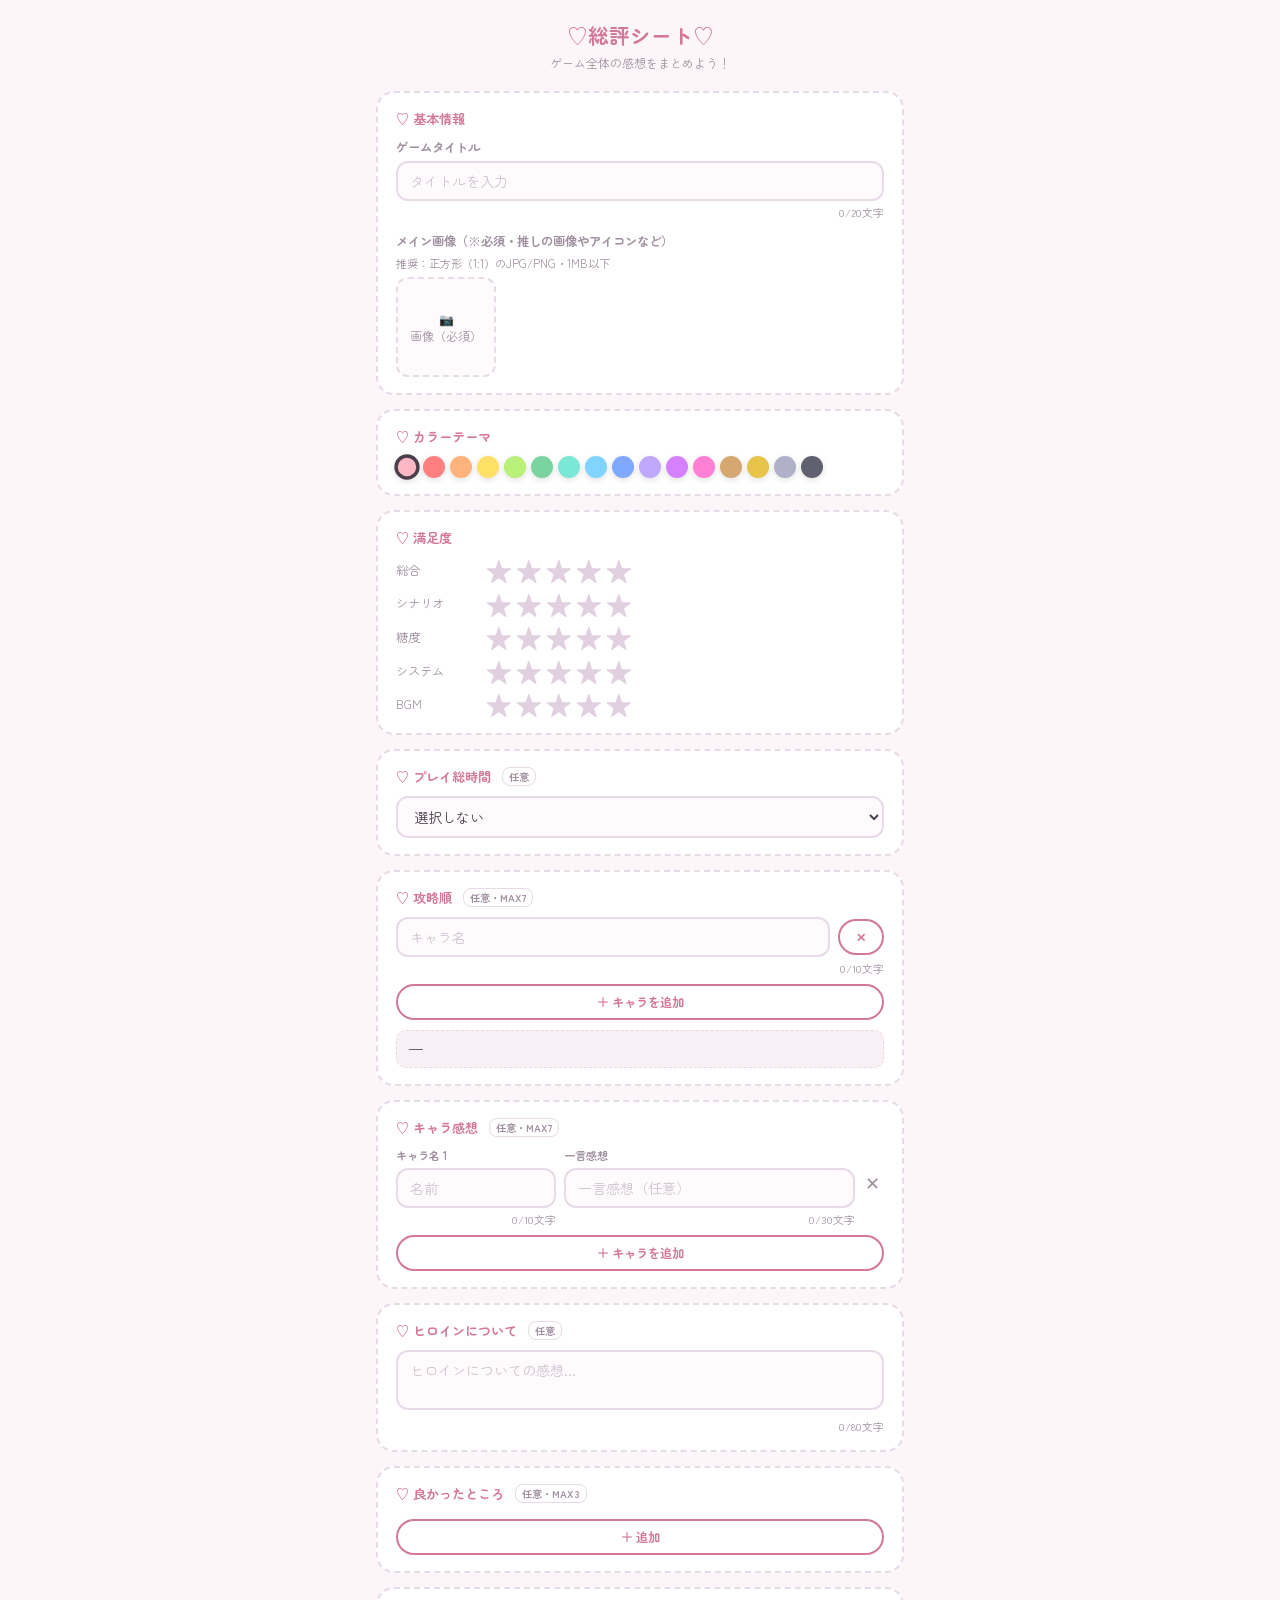
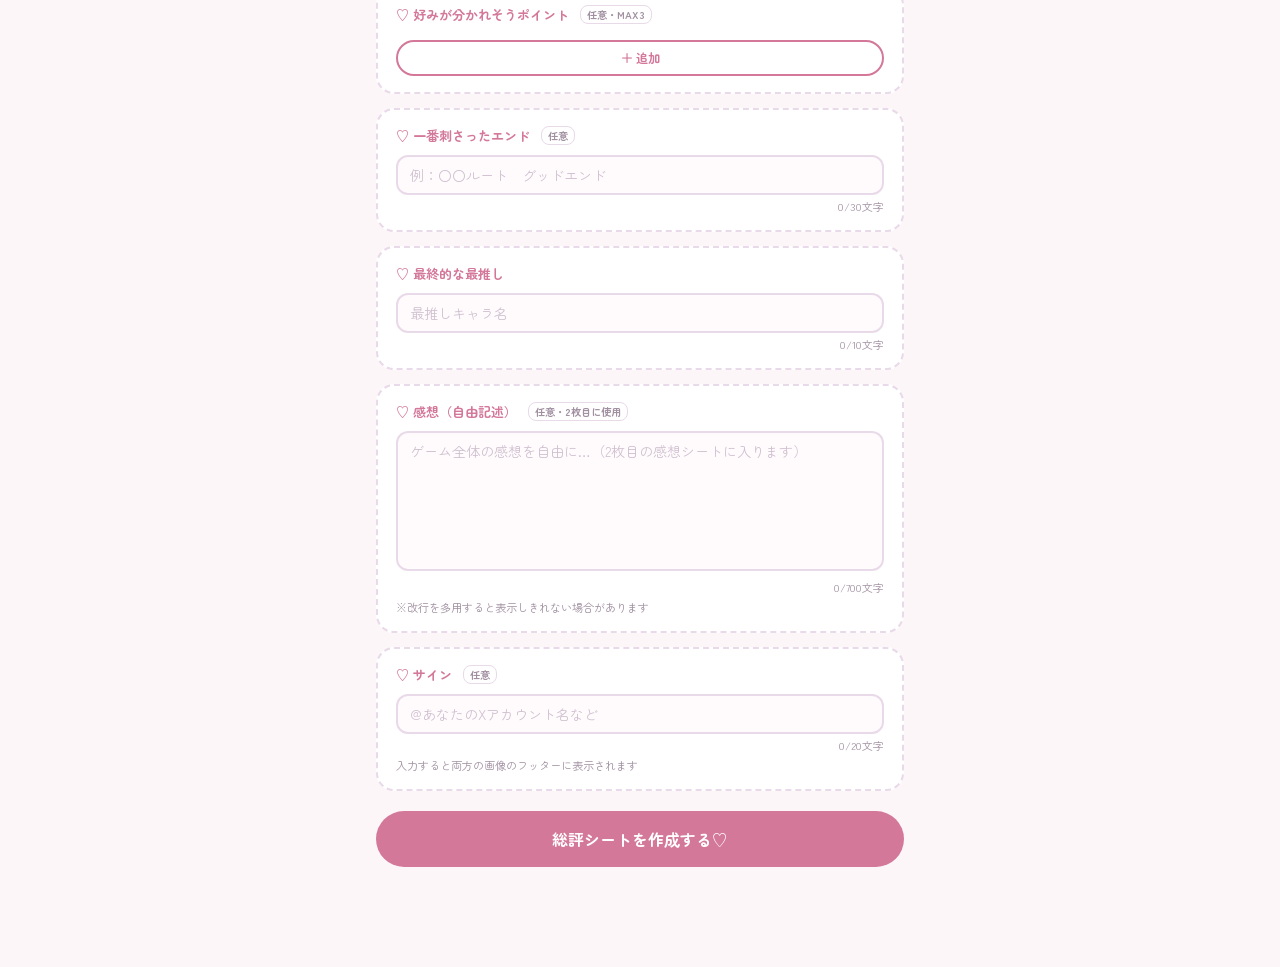
<file: 03_review.html>
<!DOCTYPE html>
<html lang="ja">
<head>
<meta charset="UTF-8">
<meta name="viewport" content="width=device-width, initial-scale=1.0">
<title>総評シート | otome sheet</title>
<link rel="stylesheet" href="common.css">
<style>
body { padding-bottom: 80px; }
.page-wrap { max-width: 560px; margin: 0 auto; padding: 20px 16px; }
.page-header { text-align: center; margin-bottom: 20px; }
.page-header h1 { font-size: 1.3rem; font-weight: 700; color: var(--accent); }
.page-header p { font-size: 0.75rem; color: var(--muted); margin-top: 4px; }
.card { margin-bottom: 14px; }

.optional-badge {
  display: inline-block;
  font-size: 0.65rem;
  color: var(--muted);
  border: 1px solid var(--line);
  border-radius: 8px;
  padding: 1px 6px;
  margin-left: 6px;
  vertical-align: middle;
}

/* 攻略順トグル */
.route-toggle-wrap {
  display: flex;
  align-items: center;
  justify-content: space-between;
  margin-bottom: 12px;
}
.route-toggle-label { font-size: 0.8rem; color: var(--muted); }

/* キャラ感想リスト */
.chara-entry {
  display: grid;
  grid-template-columns: 1fr 2fr;
  gap: 8px;
  margin-bottom: 8px;
  align-items: start;
}

/* 攻略順表示 */
.route-display {
  font-size: 0.85rem;
  color: var(--ink);
  background: var(--pale, #f9f0f5);
  border: 1.5px dashed var(--line);
  border-radius: 10px;
  padding: 8px 12px;
  min-height: 36px;
  word-break: break-all;
}

/* ポイントリスト */
.point-item {
  display: flex;
  align-items: flex-start;
  gap: 8px;
  margin-bottom: 8px;
}
.point-bullet {
  flex-shrink: 0;
  width: 22px;
  height: 22px;
  border-radius: 50%;
  background: var(--accent-light);
  color: var(--accent);
  font-size: 0.75rem;
  font-weight: 700;
  display: flex;
  align-items: center;
  justify-content: center;
  margin-top: 6px;
}

/* プレビュー */
#preview-canvas { display: none; }
.preview-img { max-width: 100%; border-radius: 14px; box-shadow: 0 4px 20px rgba(0,0,0,0.12); border: 2px solid var(--line); display: none; margin-top: 16px; }
.dl-btn-wrap { margin-top: 14px; display: none; }

/* 文字数カウント */
.char-count {
  text-align: right;
  font-size: 0.68rem;
  color: var(--muted);
  margin-top: 3px;
}
</style>
</head>
<body>

<nav class="top-nav" style="display:none;">
  <a href="index.html" class="logo">✨ otome sheet</a>
  <a href="01_before.html">プレイ前</a>
  <a href="02_chara.html">個別キャラ</a>
  <a href="03_review.html" class="current">総評</a>
</nav>

<div class="page-wrap">
  <div class="page-header">
    <h1>♡総評シート♡</h1>
    <p>ゲーム全体の感想をまとめよう！</p>
  </div>

  <!-- 基本情報（ゲームタイトル＋メイン画像） -->
  <div class="card">
    <div class="card-title">♡ 基本情報</div>
    <div style="margin-bottom:12px;">
      <label>ゲームタイトル</label>
      <input type="text" id="game-title" placeholder="タイトルを入力" maxlength="20" oninput="countChars(this,'cnt-game-title')">
      <div class="char-count"><span id="cnt-game-title">0</span>/20文字</div>
    </div>
    <label>メイン画像（※必須・推しの画像やアイコンなど）</label>
    <p style="font-size:0.7rem;color:var(--muted);margin:3px 0 6px;">推奨：正方形（1:1）のJPG/PNG・1MB以下</p>
    <div style="display:flex;align-items:flex-start;gap:12px;margin-top:4px;">
      <div class="upload-area" id="review-upload" style="width:100px;height:100px;border-radius:12px;" onclick="document.getElementById('review-file').click()">
        <div class="upload-placeholder" id="review-upload-placeholder">📷<br>画像（必須）</div>
        <img id="review-preview-img" style="display:none;width:100%;height:100%;object-fit:cover;border-radius:10px;">
        <input type="file" id="review-file" accept="image/*" onchange="handleReviewImg(this)">
      </div>
      <button class="btn btn-outline btn-sm" id="review-img-clear-btn" style="display:none;" onclick="clearReviewImg()">✕ 削除</button>
    </div>
  </div>

  <!-- カラーテーマ -->
  <div class="card">
    <div class="card-title">♡ カラーテーマ</div>
    <div class="color-palette" id="color-palette" style="display:flex;flex-wrap:wrap;gap:5px;"></div>
  </div>

  <!-- 満足度 -->
  <div class="card">
    <div class="card-title">♡ 満足度</div>
    <div class="star-row"><span class="star-label">総合</span><div class="stars" id="stars-total"></div></div>
    <div class="star-row"><span class="star-label">シナリオ</span><div class="stars" id="stars-scenario"></div></div>
    <div class="star-row"><span class="star-label">糖度</span><div class="stars" id="stars-sugar"></div></div>
    <div class="star-row"><span class="star-label">システム</span><div class="stars" id="stars-system"></div></div>
    <div class="star-row" style="margin-bottom:0"><span class="star-label">BGM</span><div class="stars" id="stars-bgm"></div></div>
  </div>

  <!-- プレイ総時間 -->
  <div class="card">
    <div class="card-title">♡ プレイ総時間<span class="optional-badge">任意</span></div>
    <select id="playtime">
      <option value="">選択しない</option>
      <option value="1日未満">1日未満</option>
      <option value="2〜3日">2〜3日</option>
      <option value="1週間">1週間</option>
      <option value="まったりプレイ">まったりプレイ</option>
    </select>
  </div>

  <!-- 攻略順 -->
  <div class="card">
    <div class="card-title">♡ 攻略順<span class="optional-badge">任意・MAX7</span></div>
    <div id="route-entries"></div>
    <button class="btn btn-outline btn-sm" id="route-add-btn" style="width:100%;margin-top:6px;" onclick="addRouteEntry()">＋ キャラを追加</button>
    <div style="margin-top:10px;">
      <div class="route-display" id="route-display">—</div>
    </div>
  </div>

  <!-- キャラ感想 -->
  <div class="card">
    <div class="card-title">
      ♡ キャラ感想
      <span class="optional-badge">任意・MAX7</span>
    </div>
    <div id="chara-entries-wrap">
      <div id="chara-entries"></div>
      <button class="btn btn-outline btn-sm" style="width:100%;margin-top:6px;" onclick="addCharaEntry()">＋ キャラを追加</button>
    </div>
  </div>

  <!-- ヒロインについて -->
  <div class="card">
    <div class="card-title">♡ ヒロインについて<span class="optional-badge">任意</span></div>
    <textarea id="heroine" rows="2" maxlength="80" placeholder="ヒロインについての感想…" oninput="countChars(this,'cnt-heroine')"></textarea>
    <div class="char-count"><span id="cnt-heroine">0</span>/80文字</div>
  </div>

  <!-- 良かったところ -->
  <div class="card">
    <div class="card-title">♡ 良かったところ<span class="optional-badge">任意・MAX3</span></div>
    <div id="good-list"></div>
    <button class="btn btn-outline btn-sm" id="good-add-btn" style="width:100%;margin-top:6px;" onclick="addPoint('good')">＋ 追加</button>
  </div>

  <!-- 好みが分かれそうポイント -->
  <div class="card">
    <div class="card-title">♡ 好みが分かれそうポイント<span class="optional-badge">任意・MAX3</span></div>
    <div id="split-list"></div>
    <button class="btn btn-outline btn-sm" id="split-add-btn" style="width:100%;margin-top:6px;" onclick="addPoint('split')">＋ 追加</button>
  </div>

  <!-- 一番刺さったエンド -->
  <div class="card">
    <div class="card-title">♡ 一番刺さったエンド<span class="optional-badge">任意</span></div>
    <input type="text" id="best-end" placeholder="例：〇〇ルート　グッドエンド" maxlength="30" oninput="countChars(this,'cnt-best-end')">
    <div class="char-count"><span id="cnt-best-end">0</span>/30文字</div>
  </div>

  <!-- 最終的な最推し -->
  <div class="card">
    <div class="card-title">♡ 最終的な最推し</div>
    <input type="text" id="best-chara" placeholder="最推しキャラ名" maxlength="10" oninput="countChars(this,'cnt-best-chara')">
    <div class="char-count"><span id="cnt-best-chara">0</span>/10文字</div>
  </div>

  <!-- 感想（2枚目用） -->
  <div class="card">
    <div class="card-title">♡ 感想（自由記述）<span class="optional-badge">任意・2枚目に使用</span></div>
    <textarea id="free-review" rows="6" maxlength="700" placeholder="ゲーム全体の感想を自由に…（2枚目の感想シートに入ります）" oninput="countChars(this,'cnt-free-review')"></textarea>
    <div class="char-count"><span id="cnt-free-review">0</span>/700文字</div>
    <div style="font-size:0.7rem;color:var(--muted);margin-top:4px;">※改行を多用すると表示しきれない場合があります</div>
  </div>

  <!-- サイン -->
  <div class="card">
    <div class="card-title">♡ サイン<span class="optional-badge">任意</span></div>
    <input type="text" id="user-sign" placeholder="@あなたのXアカウント名など" maxlength="20" oninput="countChars(this,'cnt-user-sign')">
    <div class="char-count"><span id="cnt-user-sign">0</span>/20文字</div>
    <div style="font-size:0.7rem;color:var(--muted);margin-top:4px;">入力すると両方の画像のフッターに表示されます</div>
  </div>

  <!-- 生成ボタン -->
  <div style="margin-top:20px;">
    <button class="btn btn-primary" style="width:100%;padding:16px;font-size:1rem;" onclick="generate()">
      総評シートを作成する♡
    </button>
  </div>

  <canvas id="preview-canvas" width="900" height="1200" style="display:none;"></canvas>
  <canvas id="preview-canvas2" width="900" height="1200" style="display:none;"></canvas>

  <!-- 1枚目プレビュー -->
  <div id="preview-wrap1" style="display:none;margin-top:16px;">
    <div style="font-size:0.8rem;color:var(--muted);text-align:center;margin-bottom:6px;">① 総評シート</div>
    <img id="preview-img" class="preview-img">
    <div class="dl-btn-wrap">
      <button class="btn btn-primary" style="width:100%;" onclick="download(1)">⬇️ 1枚目をダウンロード（総評シート）</button>
    </div>
  </div>

  <!-- 2枚目プレビュー -->
  <div id="preview-wrap2" style="display:none;margin-top:16px;">
    <div style="font-size:0.8rem;color:var(--muted);text-align:center;margin-bottom:6px;">② 感想シート</div>
    <img id="preview-img2" class="preview-img">
    <div class="dl-btn-wrap">
      <button class="btn btn-primary" style="width:100%;" onclick="download(2)">⬇️ 2枚目をダウンロード（感想シート）</button>
    </div>
  </div>

</div>

<script>
function countChars(el, counterId) {
  document.getElementById(counterId).textContent = el.value.length;
}

const COLORS = [
  { name:'pink',    gc:'#ffb7c5', gcs:'#ff85a2', gbg:'#fff0f4' },
  { name:'red',     gc:'#ff8080', gcs:'#e63c3c', gbg:'#fff0f0' },
  { name:'orange',  gc:'#ffb37a', gcs:'#f07830', gbg:'#fff5ee' },
  { name:'yellow',  gc:'#ffe066', gcs:'#e6c000', gbg:'#fffbee' },
  { name:'lime',    gc:'#b8f07a', gcs:'#70c020', gbg:'#f5ffee' },
  { name:'green',   gc:'#7ad4a0', gcs:'#30a060', gbg:'#eefff4' },
  { name:'mint',    gc:'#7ae8d4', gcs:'#20b090', gbg:'#eefffa' },
  { name:'sky',     gc:'#80d4ff', gcs:'#30a0e0', gbg:'#eef8ff' },
  { name:'blue',    gc:'#80a8ff', gcs:'#3060e0', gbg:'#eef2ff' },
  { name:'lavender',gc:'#c0a8ff', gcs:'#7050e0', gbg:'#f4f0ff' },
  { name:'purple',  gc:'#d480ff', gcs:'#9030d0', gbg:'#f9eeff' },
  { name:'magenta', gc:'#ff80d4', gcs:'#d030a0', gbg:'#ffeeff' },
  { name:'brown',   gc:'#d4a870', gcs:'#a07030', gbg:'#fdf5ec' },
  { name:'gold',    gc:'#e8c44a', gcs:'#c09010', gbg:'#fffbea' },
  { name:'gray',    gc:'#b0b0c8', gcs:'#707090', gbg:'#f4f4f8' },
  { name:'black',   gc:'#606070', gcs:'#202030', gbg:'#f0f0f4' },
];

let selectedColor = COLORS[0];
let charaEntries = [];
let entryCount = 0;
const starRatings = { total:0, scenario:0, sugar:0, system:0, bgm:0 };
const pointData = { good: [], split: [] };
let reviewImgData = null;

// 総評画像アップロード
function handleReviewImg(input) {
  const file = input.files[0];
  if (!file) return;
  const reader = new FileReader();
  reader.onload = e => {
    reviewImgData = e.target.result;
    document.getElementById('review-preview-img').src = e.target.result;
    document.getElementById('review-preview-img').style.display = 'block';
    document.getElementById('review-upload-placeholder').style.display = 'none';
    document.getElementById('review-img-clear-btn').style.display = 'inline-flex';
  };
  reader.readAsDataURL(file);
}

function clearReviewImg() {
  reviewImgData = null;
  document.getElementById('review-preview-img').style.display = 'none';
  document.getElementById('review-upload-placeholder').style.display = 'flex';
  document.getElementById('review-img-clear-btn').style.display = 'none';
  document.getElementById('review-file').value = '';
}

// ポイント追加機能（MAX3）
function addPoint(type) {
  if (pointData[type].length >= 3) return;
  pointData[type].push('');
  renderPoints(type);
}

function removePoint(type, idx) {
  pointData[type].splice(idx, 1);
  renderPoints(type);
}

function renderPoints(type) {
  const list = document.getElementById(`${type}-list`);
  const addBtn = document.getElementById(`${type}-add-btn`);
  const isGood = type === 'good';
  list.innerHTML = '';
  pointData[type].forEach((val, i) => {
    const row = document.createElement('div');
    row.className = 'point-item';
    row.style.marginBottom = '8px';
    row.innerHTML = `
      <div class="point-bullet" style="${isGood ? '' : 'background:#f5e4e4;color:#c06060;'}">${isGood ? i+1 : '△'}</div>
      <div style="flex:1;">
        <input type="text" value="${val}" placeholder="${isGood ? `良かった点${i+1}` : `ポイント${i+1}`}" maxlength="30" oninput="pointData['${type}'][${i}]=this.value;document.getElementById('cnt-${type}-${i}').textContent=this.value.length" style="width:100%;">
        <div class="char-count"><span id="cnt-${type}-${i}">${val.length}</span>/30文字</div>
      </div>
      <button onclick="removePoint('${type}',${i})" style="background:none;border:none;font-size:1rem;cursor:pointer;color:#b0a0b0;padding:0 4px;flex-shrink:0;align-self:flex-start;margin-top:6px;">✕</button>
    `;
    list.appendChild(row);
  });
  addBtn.style.display = pointData[type].length >= 3 ? 'none' : 'block';
}

// カラーパレット
const palette = document.getElementById('color-palette');
COLORS.forEach(col => {
  const d = document.createElement('div');
  d.className = 'color-dot' + (col.name === 'pink' ? ' active' : '');
  d.style.cssText = `background:${col.gc};width:22px;height:22px;flex-shrink:0;`;
  d.onclick = () => {
    document.querySelectorAll('#color-palette .color-dot').forEach(x => x.classList.remove('active'));
    d.classList.add('active');
    selectedColor = col;
  };
  palette.appendChild(d);
});

// 星評価
['total','scenario','sugar','system','bgm'].forEach(key => {
  const wrap = document.getElementById(`stars-${key}`);
  for (let i = 1; i <= 5; i++) {
    const s = document.createElement('span');
    s.className = 'star';
    s.textContent = '★';
    s.dataset.val = i;
    s.onclick = () => {
      starRatings[key] = i;
      updateStars(key);
    };
    s.onmouseover = () => highlightStars(key, i);
    s.onmouseout = () => updateStars(key);
    wrap.appendChild(s);
  }
});

function updateStars(key) {
  document.querySelectorAll(`#stars-${key} .star`).forEach(s => {
    s.classList.toggle('lit', parseInt(s.dataset.val) <= starRatings[key]);
  });
}

function highlightStars(key, val) {
  document.querySelectorAll(`#stars-${key} .star`).forEach(s => {
    s.classList.toggle('lit', parseInt(s.dataset.val) <= val);
  });
}

// キャラエントリ追加
function addCharaEntry() {
  if (charaEntries.length >= 7) { alert('キャラは最大7名までです！'); return; }
  entryCount++;
  const id = entryCount;
  charaEntries.push({ id, name:'', kansou:'' });
  renderCharaEntries();
}

function removeCharaEntry(id) {
  charaEntries = charaEntries.filter(e => e.id !== id);
  renderCharaEntries();
}

function renderCharaEntries() {
  const wrap = document.getElementById('chara-entries');
  wrap.innerHTML = '';
  charaEntries.forEach((e, i) => {
    const div = document.createElement('div');
    div.className = 'chara-entry';
    div.innerHTML = `
      <div>
        <label style="font-size:0.7rem;">キャラ名 ${i+1}</label>
        <input type="text" value="${e.name}" placeholder="名前" maxlength="10" oninput="updateEntry(${e.id},'name',this.value);document.getElementById('cnt-chara-name-${e.id}').textContent=this.value.length">
        <div class="char-count"><span id="cnt-chara-name-${e.id}">${e.name.length}</span>/10文字</div>
      </div>
      <div style="position:relative;">
        <label style="font-size:0.7rem;">一言感想</label>
        <div style="display:flex;gap:6px;">
          <div style="flex:1;">
            <input type="text" value="${e.kansou}" placeholder="一言感想（任意）" maxlength="30" oninput="updateEntry(${e.id},'kansou',this.value);document.getElementById('cnt-chara-kansou-${e.id}').textContent=this.value.length" style="width:100%;">
            <div class="char-count"><span id="cnt-chara-kansou-${e.id}">${e.kansou.length}</span>/30文字</div>
          </div>
          <button onclick="removeCharaEntry(${e.id})" style="background:none;border:none;font-size:1.1rem;cursor:pointer;color:#a090a0;padding:0 4px;align-self:flex-start;margin-top:6px;">✕</button>
        </div>
      </div>
    `;
    wrap.appendChild(div);
  });
  updateRouteDisplay();
  const addBtn = document.querySelector('#chara-entries-wrap > .btn');
  if (addBtn) addBtn.style.display = charaEntries.length >= 7 ? 'none' : 'block';
}

function updateEntry(id, key, val) {
  const e = charaEntries.find(x => x.id === id);
  if (e) { e[key] = val; updateRouteDisplay(); }
}

let routeEntries = [];
let routeEntryCount = 0;

function addRouteEntry() {
  if (routeEntries.length >= 7) { alert('攻略順は最大7名までです！'); return; }
  routeEntryCount++;
  const id = routeEntryCount;
  routeEntries.push({ id, name: '' });
  renderRouteEntries();
}

function removeRouteEntry(id) {
  routeEntries = routeEntries.filter(e => e.id !== id);
  renderRouteEntries();
}

function renderRouteEntries() {
  const wrap = document.getElementById('route-entries');
  wrap.innerHTML = '';
  routeEntries.forEach((e) => {
    const div = document.createElement('div');
    div.style.cssText = 'margin-bottom:8px;';
    div.innerHTML = `
      <div style="display:flex;align-items:center;gap:8px;">
        <input type="text" value="${e.name}" placeholder="キャラ名" maxlength="10"
          oninput="updateRouteEntry(${e.id}, this.value); document.getElementById('cnt-route-${e.id}').textContent=this.value.length"
          style="flex:1;">
        <button class="btn btn-outline btn-sm" style="flex-shrink:0;" onclick="removeRouteEntry(${e.id})">✕</button>
      </div>
      <div class="char-count"><span id="cnt-route-${e.id}">${e.name.length}</span>/10文字</div>
    `;
    wrap.appendChild(div);
  });
  const addBtn = document.getElementById('route-add-btn');
  if (addBtn) addBtn.style.display = routeEntries.length >= 7 ? 'none' : 'block';
  updateRouteDisplay();
}

function updateRouteEntry(id, val) {
  const e = routeEntries.find(x => x.id === id);
  if (e) { e.name = val; updateRouteDisplay(); }
}

function updateRouteDisplay() {
  const el = document.getElementById('route-display');
  const names = routeEntries.map(e => e.name).filter(n => n.trim());
  el.textContent = names.length > 0 ? names.join(' → ') : '—';
}

document.fonts.ready.then(() => {});

// 初期エントリ
addCharaEntry();
addRouteEntry();

// ─── 画像生成 ───
function generate() {
  const gameTitle = document.getElementById('game-title').value.trim();
  if (!gameTitle) { alert('ゲームタイトルを入力してください！'); return; }
  if (!reviewImgData) { alert('メイン画像をアップロードしてください！'); return; }

  if (document.fonts && document.fonts.ready) {
    document.fonts.ready.then(() => { generateCanvas(); });
  } else {
    generateCanvas();
  }
}

function generateCanvas() {
  const gameTitle = document.getElementById('game-title').value.trim();

  const canvas = document.getElementById('preview-canvas');
  canvas.width = 900;
  canvas.height = 1200;
  const ctx = canvas.getContext('2d', { willReadFrequently: true });
  const W = 900, H = 1200;
  const col = selectedColor;

  ctx.clearRect(0, 0, W, H);
  ctx.fillStyle = col.gbg;
  ctx.fillRect(0, 0, W, H);

  // 格子
  ctx.strokeStyle = col.gc + '55';
  ctx.lineWidth = 1;
  for (let x = 0; x <= W; x += 30) { ctx.beginPath(); ctx.moveTo(x,0); ctx.lineTo(x,H); ctx.stroke(); }
  for (let y = 0; y <= H; y += 30) { ctx.beginPath(); ctx.moveTo(0,y); ctx.lineTo(W,y); ctx.stroke(); }

  ctx.textAlign = 'center';
  ctx.fillStyle = col.gcs;
  ctx.font = 'bold 25px "Zen Maru Gothic"';
  ctx.fillText('♡ 総評シート', W/2, 54);

  // ゲームタイトル（常に中央配置）
  ctx.font = 'bold 34px "Zen Maru Gothic"';
  ctx.fillStyle = '#3a2f3a';
  ctx.textAlign = 'center';
  ctx.fillText(gameTitle, W/2, 95);

  // ── タイトル下：ドット区切り ──
  ctx.fillStyle = col.gc;
  for (let x = 50; x < W - 50; x += 9) {
    ctx.beginPath(); ctx.arc(x, 108, 2, 0, Math.PI * 2); ctx.fill();
  }

  // ── サイン帯（ドットのすぐ下・2行）──
  const userSignHeader = document.getElementById('user-sign').value.trim();
  ctx.fillStyle = col.gc + '30';
  ctx.fillRect(50, 114, W - 100, 54);
  ctx.textAlign = 'center';
  ctx.font = '20px "Zen Maru Gothic"';
  ctx.fillStyle = col.gcs;
  const signText = userSignHeader ? `♡ otome sheet ♡　／　${userSignHeader}` : '♡ otome sheet ♡';
  ctx.fillText(signText, W / 2, 138);
  ctx.font = '11px "Zen Maru Gothic"';
  ctx.fillStyle = col.gcs + 'bb';
  ctx.fillText('「otome sheet」designed by @usetoma0403', W / 2, 158);

  const drawContent = () => {
    let y = 182;
    const lx = 50;
    const maxW = W - 100;

    // 画像＋満足度の横並びセクション
    if (reviewImgData) {
      const imgSize = 240;
      const imgX = 50, imgY = y;
      const starX = imgX + imgSize + 24;
      const starMaxW = W - starX - 50;

      const imgObj = new Image();
      imgObj.crossOrigin = 'anonymous';
      imgObj.onload = () => {
        // 画像描画（正方形）
        ctx.save();
        ctx.beginPath();
        roundRect(ctx, imgX, imgY, imgSize, imgSize, 14);
        ctx.clip();
        const scale = Math.max(imgSize/imgObj.width, imgSize/imgObj.height);
        const dw = imgObj.width*scale, dh = imgObj.height*scale;
        ctx.drawImage(imgObj, imgX+(imgSize-dw)/2, imgY+(imgSize-dh)/2, dw, dh);
        ctx.restore();
        ctx.strokeStyle = col.gcs; ctx.lineWidth = 2;
        ctx.setLineDash([6,4]);
        roundRect(ctx, imgX, imgY, imgSize, imgSize, 14); ctx.stroke();
        ctx.setLineDash([]);

        // 右側エリア：満足度 ＋ その右にプレイ総時間
        const rightAreaX = starX;
        const rightAreaW = W - starX - 50;

        // 満足度エリアの高さを計算して画像の縦中央に配置
        const blockH = 28 + 5 * 26;
        const headerY = imgY + Math.floor((imgSize - blockH) / 2);
        const dataStartY = headerY + 30;

        // ── 満足度 ──
        const starFont2 = '18px "Zen Maru Gothic"';
        ctx.font = starFont2;
        const labelMaxW2 = ctx.measureText('シナリオ').width + 14;

        // 満足度の幅を計算
        ctx.font = starFont2;
        const starColW = labelMaxW2 + ctx.measureText('★★★★★').width + 10;

        drawSectionLabel(ctx, '満足度', rightAreaX, headerY, col.gcs);
        let sy = dataStartY;
        const starKeys = [
          { key:'total', label:'総合' }, { key:'scenario', label:'シナリオ' },
          { key:'sugar', label:'糖度' }, { key:'system', label:'システム' }, { key:'bgm', label:'BGM' },
        ];
        starKeys.forEach(sk => {
          ctx.textAlign = 'left';
          ctx.font = starFont2;
          ctx.fillStyle = '#8a7a8a';
          ctx.fillText(sk.label, rightAreaX, sy);
          const filled = '★'.repeat(starRatings[sk.key]);
          const empty = '☆'.repeat(5 - starRatings[sk.key]);
          ctx.fillStyle = '#f7c948';
          ctx.fillText(filled, rightAreaX + labelMaxW2, sy);
          ctx.fillStyle = '#d0c0d0';
          ctx.fillText(empty, rightAreaX + labelMaxW2 + ctx.measureText(filled).width, sy);
          sy += 26;
        });

        // ── プレイ総時間（満足度の右横・♡プレイ総時間をheaderYに揃える） ──
        const playtime2 = document.getElementById('playtime').value;
        if (playtime2) {
          const ptX = rightAreaX + starColW + 20;
          ctx.font = 'bold 22px "Zen Maru Gothic"';
          const ptLabelW = ctx.measureText('♡ プレイ総時間').width;
          ctx.font = '28px "Zen Maru Gothic"';
          const ptValW = ctx.measureText(playtime2).width;
          const ptCenterX = ptX + Math.max(ptLabelW, ptValW) / 2;

          ctx.textAlign = 'center';
          ctx.font = 'bold 22px "Zen Maru Gothic"';
          ctx.fillStyle = col.gcs;
          ctx.fillText('♡ プレイ総時間', ptCenterX, headerY);
          ctx.font = '28px "Zen Maru Gothic"';
          ctx.fillStyle = '#3a2f3a';
          ctx.fillText(playtime2, ptCenterX, headerY + 36);
        }

        // ── 攻略順（画像の下・余白25px） ──
        const routeStr2 = routeEntries.map(e => e.name).filter(n => n.trim()).join(' → ');

        let afterY = imgY + imgSize + 25;
        if (routeStr2) {
          drawSectionLabel(ctx, '攻略順', lx, afterY, col.gcs);
          afterY += 28;
          ctx.textAlign = 'left';
          ctx.font = '18px "Zen Maru Gothic"';
          ctx.fillStyle = '#4a3f4a';
          const routeLines2 = wrapText(ctx, routeStr2, maxW);
          routeLines2.forEach(line => { ctx.fillText(line, lx, afterY); afterY += 24; });
          afterY += 10;
        }

        drawRestContent(ctx, W, H, col, afterY);
      };
      imgObj.onerror = () => { alert('画像の読み込みに失敗しました。'); };
      imgObj.src = reviewImgData;
    }
  };
  drawContent();
}

function drawRestContent(ctx, W, H, col, startY) {
  try {
  let y = startY;
  const lx = 50;
  const maxW = W - 100;

  // キャラ感想
  const isCharaMode = true;
  const hasKansou = charaEntries.some(e => e.name);
  if (hasKansou) {
    drawSectionLabel(ctx, 'キャラ感想', lx, y, col.gcs);
    y += 28;
    const nameFont = 'bold 18px "Zen Maru Gothic"';
    const kansouFont = '18px "Zen Maru Gothic"';
    charaEntries.filter(e => e.name).forEach(e => {
      ctx.textAlign = 'left';
      ctx.font = nameFont;
      ctx.fillStyle = col.gcs;
      const nameText = e.name;
      ctx.fillText(nameText, lx, y);
      const nameW = ctx.measureText(nameText).width;
      if (e.kansou) {
        ctx.font = kansouFont;
        ctx.fillStyle = '#4a3f4a';
        const sep = '：';
        const sepW = ctx.measureText(sep).width;
        const kansouX = lx + nameW + 4;
        const kansouMaxW = maxW - nameW - sepW - 4;
        ctx.fillText(sep, lx + nameW + 4, y);
        const kansouLines = wrapText(ctx, e.kansou, kansouMaxW);
        kansouLines.forEach((line, li) => {
          ctx.fillText(line, kansouX + sepW, y + li * 22);
        });
        y += Math.max(26, kansouLines.length * 22);
      } else {
        y += 26;
      }
    });
    y += 10;
  }

  // ヒロインについて
  const heroine = document.getElementById('heroine').value;
  if (heroine) {
    drawSectionLabel(ctx, 'ヒロインについて', lx, y, col.gcs);
    y += 28;
    ctx.textAlign = 'left';
    ctx.font = '18px "Zen Maru Gothic"';
    ctx.fillStyle = '#4a3f4a';
    const heroineLines = wrapText(ctx, heroine, maxW);
    heroineLines.forEach(line => { ctx.fillText(line, lx, y); y += 22; });
    y += 10;
  }

  // 良かったところ
  const goods = pointData.good.filter(v => v.trim());
  if (goods.length > 0) {
    drawSectionLabel(ctx, '良かったところ', lx, y, col.gcs);
    y += 28;
    goods.forEach((g) => {
      ctx.fillStyle = col.gc;
      ctx.beginPath(); ctx.arc(lx + 9, y - 6, 8, 0, Math.PI*2); ctx.fill();
      ctx.textAlign = 'left';
      ctx.font = '18px "Zen Maru Gothic"';
      ctx.fillStyle = '#3a2f3a';
      ctx.fillText(g, lx + 26, y);
      y += 24;
    });
    y += 10;
  }

  // 好みが分かれそう
  const splits = pointData.split.filter(v => v.trim());
  if (splits.length > 0) {
    drawSectionLabel(ctx, '好みが分かれそうポイント', lx, y, col.gcs);
    y += 28;
    splits.forEach(s => {
      ctx.fillStyle = col.gcs;
      ctx.font = 'bold 18px "Zen Maru Gothic"';
      ctx.textAlign = 'left';
      ctx.fillText('△', lx, y);
      ctx.font = '18px "Zen Maru Gothic"';
      ctx.fillStyle = '#3a2f3a';
      ctx.fillText(s, lx + 26, y);
      y += 24;
    });
    y += 10;
  }

  // 一番刺さったエンド
  const bestEndBelow = document.getElementById('best-end').value;
  if (bestEndBelow) {
    drawSectionLabel(ctx, '一番刺さったエンド', lx, y, col.gcs);
    y += 28;
    ctx.textAlign = 'left';
    ctx.font = '18px "Zen Maru Gothic"';
    ctx.fillStyle = '#4a3f4a';
    const bestEndLines = wrapText(ctx, bestEndBelow, maxW);
    bestEndLines.forEach(line => { ctx.fillText(line, lx, y); y += 24; });
    y += 8;
  }

  // 最推し帯
  const bestChara = document.getElementById('best-chara').value;
  if (bestChara) {
    ctx.fillStyle = col.gcs;
    roundRect(ctx, lx, y, maxW, 50, 14);
    ctx.fill();
    ctx.fillStyle = col.gbg;
    roundRect(ctx, lx + 4, y + 4, maxW - 8, 42, 10);
    ctx.fill();
    ctx.textAlign = 'center';
    ctx.fillStyle = col.gcs;
    ctx.font = 'bold 22px "Zen Maru Gothic"';
    ctx.fillText(`♡ 最推し：${bestChara} ♡`, W/2, y + 32);
    y += 64;
  }

  showResult();
  } catch(e) {
    console.error('drawRestContent error:', e);
    alert('描画エラー: ' + e.message);
  }
}

function drawBlock(ctx, label, text, x, y, maxW, col, isHighlight) {
  drawSectionLabel(ctx, label, x, y, col.gcs);
  y += 28;
  ctx.textAlign = 'left';
  ctx.font = '20px "Zen Maru Gothic"';
  ctx.fillStyle = '#4a3f4a';
  const lines = wrapText(ctx, text, maxW);
  lines.forEach(line => { ctx.fillText(line, x, y); y += 26; });
  return y;
}

function drawSectionLabel(ctx, text, x, y, color) {
  ctx.textAlign = 'left';
  ctx.fillStyle = color;
  ctx.font = 'bold 22px "Zen Maru Gothic"';
  ctx.fillText('♡ ' + text, x, y);
}

function drawTextBlock(ctx, text, x, y, maxW, lineH, color) {
  ctx.fillStyle = color;
  ctx.font = '20px "Zen Maru Gothic"';
  ctx.textAlign = 'left';
  const lines = wrapText(ctx, text, maxW);
  lines.forEach(line => { ctx.fillText(line, x, y); y += lineH + 4; });
  return y;
}

function showResult() {
  const canvas = document.getElementById('preview-canvas');
  const img = document.getElementById('preview-img');
  try {
    // キャッシュ回避：いったん空にしてから再セット
    img.src = '';
    img.src = canvas.toDataURL('image/png');
  } catch(e) {
    alert('画像の生成に失敗しました。');
    return;
  }
  img.style.display = 'block';
  document.getElementById('preview-wrap1').style.display = 'block';

  // 2枚目も生成
  generate2();
}

function generate2() {
  const gameTitle = document.getElementById('game-title').value.trim();
  const freeReview = document.getElementById('free-review').value;
  const userSign = document.getElementById('user-sign').value.trim();
  const col = selectedColor;
  const W = 900, H = 1200;

  const canvas2 = document.getElementById('preview-canvas2');
  canvas2.width = W;
  canvas2.height = H;
  const ctx = canvas2.getContext('2d');

  // 背景
  ctx.fillStyle = col.gbg;
  ctx.fillRect(0, 0, W, H);

  // 格子
  ctx.strokeStyle = col.gc + '55';
  ctx.lineWidth = 1;
  for (let x = 0; x <= W; x += 30) { ctx.beginPath(); ctx.moveTo(x,0); ctx.lineTo(x,H); ctx.stroke(); }
  for (let y2 = 0; y2 <= H; y2 += 30) { ctx.beginPath(); ctx.moveTo(0,y2); ctx.lineTo(W,y2); ctx.stroke(); }

  // ヘッダー
  ctx.textAlign = 'center';
  ctx.fillStyle = col.gcs;
  ctx.font = 'bold 25px "Zen Maru Gothic"';
  ctx.fillText('♡ 感想シート', W/2, 54);

  ctx.font = 'bold 32px "Zen Maru Gothic"';
  ctx.fillStyle = '#3a2f3a';
  ctx.fillText(gameTitle, W/2, 92);

  // ドット区切り
  ctx.fillStyle = col.gc;
  for (let x = 50; x < W - 50; x += 9) {
    ctx.beginPath(); ctx.arc(x, 108, 2, 0, Math.PI * 2); ctx.fill();
  }

  // サイン帯（2行）
  ctx.fillStyle = col.gc + '30';
  ctx.fillRect(50, 114, W - 100, 54);
  ctx.textAlign = 'center';
  ctx.font = '20px "Zen Maru Gothic"';
  ctx.fillStyle = col.gcs;
  const signText2 = userSign ? `♡ otome sheet ♡　／　${userSign}` : '♡ otome sheet ♡';
  ctx.fillText(signText2, W / 2, 138);
  ctx.font = '11px "Zen Maru Gothic"';
  ctx.fillStyle = col.gcs + 'bb';
  ctx.fillText('「otome sheet」designed by @usetoma0403', W / 2, 158);

  // 感想本文
  let y = 196;
  const lx = 50;
  const maxW = W - 100;

  if (freeReview) {
    y += 10;
    ctx.textAlign = 'left';
    ctx.font = '25px "Zen Maru Gothic"';
    ctx.fillStyle = '#4a3f4a';
    const lines = wrapText(ctx, freeReview, maxW);
    lines.forEach(line => { ctx.fillText(line, lx, y); y += 32; });
  } else {
    // 感想未記入時のメッセージ
    ctx.textAlign = 'center';
    ctx.fillStyle = col.gc;
    ctx.font = '18px "Zen Maru Gothic"';
    ctx.fillText('～ここに語りを書いてね～', W/2, H/2);
  }

  // 2枚目プレビュー表示
  const img2 = document.getElementById('preview-img2');
  img2.src = canvas2.toDataURL('image/png');
  img2.style.display = 'block';
  document.getElementById('preview-wrap2').style.display = 'block';
  img2.scrollIntoView({ behavior:'smooth', block:'center' });
}

function download(num) {
  const canvasId = num === 2 ? 'preview-canvas2' : 'preview-canvas';
  const canvas = document.getElementById(canvasId);
  const a = document.createElement('a');
  const title = document.getElementById('game-title').value || 'review';
  const d = new Date();
  const dateStr = `${d.getFullYear()}${String(d.getMonth()+1).padStart(2,'0')}${String(d.getDate()).padStart(2,'0')}`;
  const suffix = num === 2 ? '_感想' : '';
  a.download = `otome_review_${title}${suffix}_${dateStr}.png`;
  a.href = canvas.toDataURL('image/png');
  a.click();
}

function roundRect(ctx, x, y, w, h, r=14) {
  ctx.beginPath();
  ctx.moveTo(x+r,y); ctx.lineTo(x+w-r,y);
  ctx.quadraticCurveTo(x+w,y,x+w,y+r); ctx.lineTo(x+w,y+h-r);
  ctx.quadraticCurveTo(x+w,y+h,x+w-r,y+h); ctx.lineTo(x+r,y+h);
  ctx.quadraticCurveTo(x,y+h,x,y+h-r); ctx.lineTo(x,y+r);
  ctx.quadraticCurveTo(x,y,x+r,y); ctx.closePath();
}

function drawDashRect(ctx, x, y, w, h, color, lw, dash) {
  ctx.strokeStyle = color; ctx.lineWidth = lw;
  ctx.setLineDash([dash, dash/2]);
  roundRect(ctx, x, y, w, h, 20); ctx.stroke();
  ctx.setLineDash([]);
}

function wrapText(ctx, text, maxW) {
  if (!text) return [];
  const lines = [];
  let cur = '';
  for (const ch of String(text)) {
    if (ch === '\n') { lines.push(cur); cur = ''; continue; }
    if (ctx.measureText(cur+ch).width > maxW) { lines.push(cur); cur = ch; }
    else cur += ch;
  }
  if (cur) lines.push(cur);
  return lines;
}
</script>
</body>
</html>
</file>
<file: common.css>
@import url('https://fonts.googleapis.com/css2?family=Zen+Maru+Gothic:wght@400;500;700&display=swap');

*, *::before, *::after { box-sizing: border-box; margin: 0; padding: 0; }

:root {
  --font: 'Zen Maru Gothic', sans-serif;
  --bg: #fdf6f9;
  --white: #ffffff;
  --ink: #4a3f4a;
  --muted: #a090a0;
  --line: #e8dae8;
  --accent: #d4789a;
  --accent-light: #f5d5e4;
  --heart: #e891b0;
}

body {
  background: var(--bg);
  color: var(--ink);
  font-family: var(--font);
  min-height: 100vh;
}

/* ── 格子カラー16色 ── */
.grid-pink    { --gc: #ffb7c5; --gcs: #ff85a2; --gbg: #fff0f4; }
.grid-red     { --gc: #ff8080; --gcs: #e63c3c; --gbg: #fff0f0; }
.grid-orange  { --gc: #ffb37a; --gcs: #f07830; --gbg: #fff5ee; }
.grid-yellow  { --gc: #ffe066; --gcs: #e6c000; --gbg: #fffbee; }
.grid-lime    { --gc: #b8f07a; --gcs: #70c020; --gbg: #f5ffee; }
.grid-green   { --gc: #7ad4a0; --gcs: #30a060; --gbg: #eeffF4; }
.grid-mint    { --gc: #7ae8d4; --gcs: #20b090; --gbg: #eefffa; }
.grid-sky     { --gc: #80d4ff; --gcs: #30a0e0; --gbg: #eef8ff; }
.grid-blue    { --gc: #80a8ff; --gcs: #3060e0; --gbg: #eef2ff; }
.grid-lavender{ --gc: #c0a8ff; --gcs: #7050e0; --gbg: #f4f0ff; }
.grid-purple  { --gc: #d480ff; --gcs: #9030d0; --gbg: #f9eeff; }
.grid-magenta { --gc: #ff80d4; --gcs: #d030a0; --gbg: #ffeeff; }
.grid-brown   { --gc: #d4a870; --gcs: #a07030; --gbg: #fdf5ec; }
.grid-gold    { --gc: #e8c44a; --gcs: #c09010; --gbg: #fffbea; }
.grid-gray    { --gc: #b0b0c8; --gcs: #707090; --gbg: #f4f4f8; }
.grid-black   { --gc: #606070; --gcs: #202030; --gbg: #f0f0f4; }

/* ── ハート装飾 ── */
.deco-heart { color: var(--heart); font-size: 0.85em; }

/* ── カード共通 ── */
.card {
  background: rgba(255,255,255,0.92);
  border: 2.5px dashed var(--line);
  border-radius: 18px;
  padding: 16px 18px;
  position: relative;
}

.card-title {
  font-size: 0.82rem;
  font-weight: 700;
  color: var(--accent);
  margin-bottom: 10px;
  display: flex;
  align-items: center;
  gap: 5px;
}

/* ── 入力欄共通 ── */
input[type=text], textarea, select {
  width: 100%;
  padding: 8px 12px;
  border: 2px solid var(--line);
  border-radius: 12px;
  font-family: var(--font);
  font-size: 0.88rem;
  color: var(--ink);
  background: #fffbfd;
  outline: none;
  transition: border-color 0.2s;
  resize: none;
}

input[type=text]:focus, textarea:focus, select:focus {
  border-color: var(--accent);
}

input[type=text]::placeholder, textarea::placeholder { color: #cfc0cf; }

label {
  display: block;
  font-size: 0.78rem;
  font-weight: 700;
  color: var(--muted);
  margin-bottom: 5px;
}

/* ── ボタン ── */
.btn {
  display: inline-flex;
  align-items: center;
  justify-content: center;
  gap: 6px;
  padding: 12px 28px;
  border: none;
  border-radius: 50px;
  font-family: var(--font);
  font-size: 0.9rem;
  font-weight: 700;
  cursor: pointer;
  transition: transform 0.15s, opacity 0.15s;
}

.btn:hover { transform: scale(1.03); opacity: 0.9; }
.btn:active { transform: scale(0.97); }

.btn-primary { background: var(--accent); color: white; }
.btn-outline { background: white; color: var(--accent); border: 2px solid var(--accent); }
.btn-sm { padding: 7px 16px; font-size: 0.78rem; }

/* ── カラーパレット ── */
.color-palette {
  display: flex;
  flex-wrap: wrap;
  gap: 8px;
  margin-top: 6px;
}

.color-dot {
  width: 32px;
  height: 32px;
  border-radius: 50%;
  cursor: pointer;
  border: 3px solid transparent;
  transition: transform 0.15s, border-color 0.15s;
  box-shadow: 0 2px 6px rgba(0,0,0,0.12);
}

.color-dot:hover { transform: scale(1.12); }
.color-dot.active { border-color: var(--ink); transform: scale(1.15); }

/* ── タグ ── */
.tags { display: flex; flex-wrap: wrap; gap: 6px; }
.tag {
  padding: 4px 12px;
  border: 2px solid var(--line);
  border-radius: 20px;
  font-size: 0.75rem;
  cursor: pointer;
  transition: all 0.15s;
  color: var(--muted);
  user-select: none;
}
.tag:hover { border-color: var(--accent-light); color: var(--ink); }
.tag.active { border-color: var(--accent); background: var(--accent-light); color: var(--ink); }

/* ── 星評価 ── */
.star-row {
  display: flex;
  align-items: center;
  gap: 10px;
  margin-bottom: 8px;
}
.star-label { font-size: 0.78rem; color: var(--muted); width: 80px; flex-shrink: 0; }
.stars { display: flex; gap: 4px; }
.star {
  font-size: 1.6rem;
  cursor: pointer;
  color: #e0d0e0;
  transition: color 0.15s, transform 0.15s, text-shadow 0.15s;
  user-select: none;
  line-height: 1;
}
.star.lit {
  color: #f7c948;
  text-shadow: 0 0 8px rgba(247,201,72,0.6);
  transform: scale(1.08);
}
.star:hover {
  transform: scale(1.25);
  color: #f7c948;
  text-shadow: 0 0 10px rgba(247,201,72,0.5);
}

/* ── スライダー ── */
.slider-row {
  display: flex;
  align-items: center;
  gap: 10px;
  margin-bottom: 10px;
}
.slider-label { font-size: 0.75rem; color: var(--muted); width: 80px; flex-shrink: 0; }
input[type=range] {
  -webkit-appearance: none;
  flex: 1;
  height: 4px;
  background: var(--line);
  border-radius: 4px;
  outline: none;
  border: none;
  padding: 0;
}
input[type=range]::-webkit-slider-thumb {
  -webkit-appearance: none;
  width: 16px;
  height: 16px;
  border-radius: 50%;
  background: var(--accent);
  cursor: pointer;
}
.slider-val { font-size: 0.9rem; color: var(--accent); font-weight: 700; width: 20px; text-align: right; }

/* ── 萌えハートボタン ── */
.moe-section { text-align: center; }
.moe-btn {
  font-size: 2.5rem;
  cursor: pointer;
  user-select: none;
  transition: transform 0.1s;
  display: inline-block;
  line-height: 1;
}
.moe-btn:active { transform: scale(0.85); }
.moe-count {
  font-size: 1.4rem;
  font-weight: 700;
  color: var(--accent);
  letter-spacing: 0.05em;
  margin-top: 4px;
}

/* ── ネタバレバッジ ── */
.spoiler-badge {
  display: inline-block;
  background: #ff3c3c;
  color: white;
  font-size: 0.75rem;
  font-weight: 700;
  padding: 3px 12px;
  border-radius: 20px;
  letter-spacing: 0.1em;
}

/* ── アップロードエリア ── */
.upload-area {
  border: 2.5px dashed var(--line);
  border-radius: 14px;
  display: flex;
  flex-direction: column;
  align-items: center;
  justify-content: center;
  cursor: pointer;
  transition: border-color 0.2s, background 0.2s;
  background: #fffbfd;
  overflow: hidden;
  position: relative;
}
.upload-area:hover { border-color: var(--accent); background: var(--accent-light); }
.upload-area img { width: 100%; height: 100%; object-fit: cover; position: absolute; inset: 0; }
.upload-placeholder { font-size: 0.75rem; color: var(--muted); text-align: center; padding: 10px; }
.upload-area input[type=file] { display: none; }

/* ── セクション見出し ── */
.section-title {
  font-size: 0.95rem;
  font-weight: 700;
  color: var(--ink);
  margin-bottom: 14px;
  padding-bottom: 6px;
  border-bottom: 2px dashed var(--line);
  display: flex;
  align-items: center;
  gap: 6px;
}

/* ── トグル ── */
.toggle-wrap { display: flex; align-items: center; gap: 10px; }
.toggle {
  position: relative;
  width: 44px;
  height: 24px;
  cursor: pointer;
}
.toggle input { display: none; }
.toggle-track {
  position: absolute;
  inset: 0;
  background: var(--line);
  border-radius: 12px;
  transition: background 0.2s;
}
.toggle input:checked ~ .toggle-track { background: var(--accent); }
.toggle-thumb {
  position: absolute;
  top: 3px;
  left: 3px;
  width: 18px;
  height: 18px;
  background: white;
  border-radius: 50%;
  transition: left 0.2s;
  box-shadow: 0 1px 4px rgba(0,0,0,0.2);
}
.toggle input:checked ~ .toggle-thumb { left: 23px; }

/* ── ページ上部ナビ ── */
.top-nav {
  background: white;
  border-bottom: 2px solid var(--line);
  padding: 10px 20px;
  display: flex;
  align-items: center;
  gap: 12px;
  position: sticky;
  top: 0;
  z-index: 100;
}
.top-nav .logo {
  font-size: 1rem;
  font-weight: 700;
  color: var(--accent);
  text-decoration: none;
  margin-right: auto;
}
.top-nav a {
  font-size: 0.75rem;
  color: var(--muted);
  text-decoration: none;
  padding: 5px 12px;
  border-radius: 20px;
  transition: background 0.15s;
}
.top-nav a:hover { background: var(--accent-light); color: var(--accent); }
.top-nav a.current { background: var(--accent-light); color: var(--accent); font-weight: 700; }
</file>
